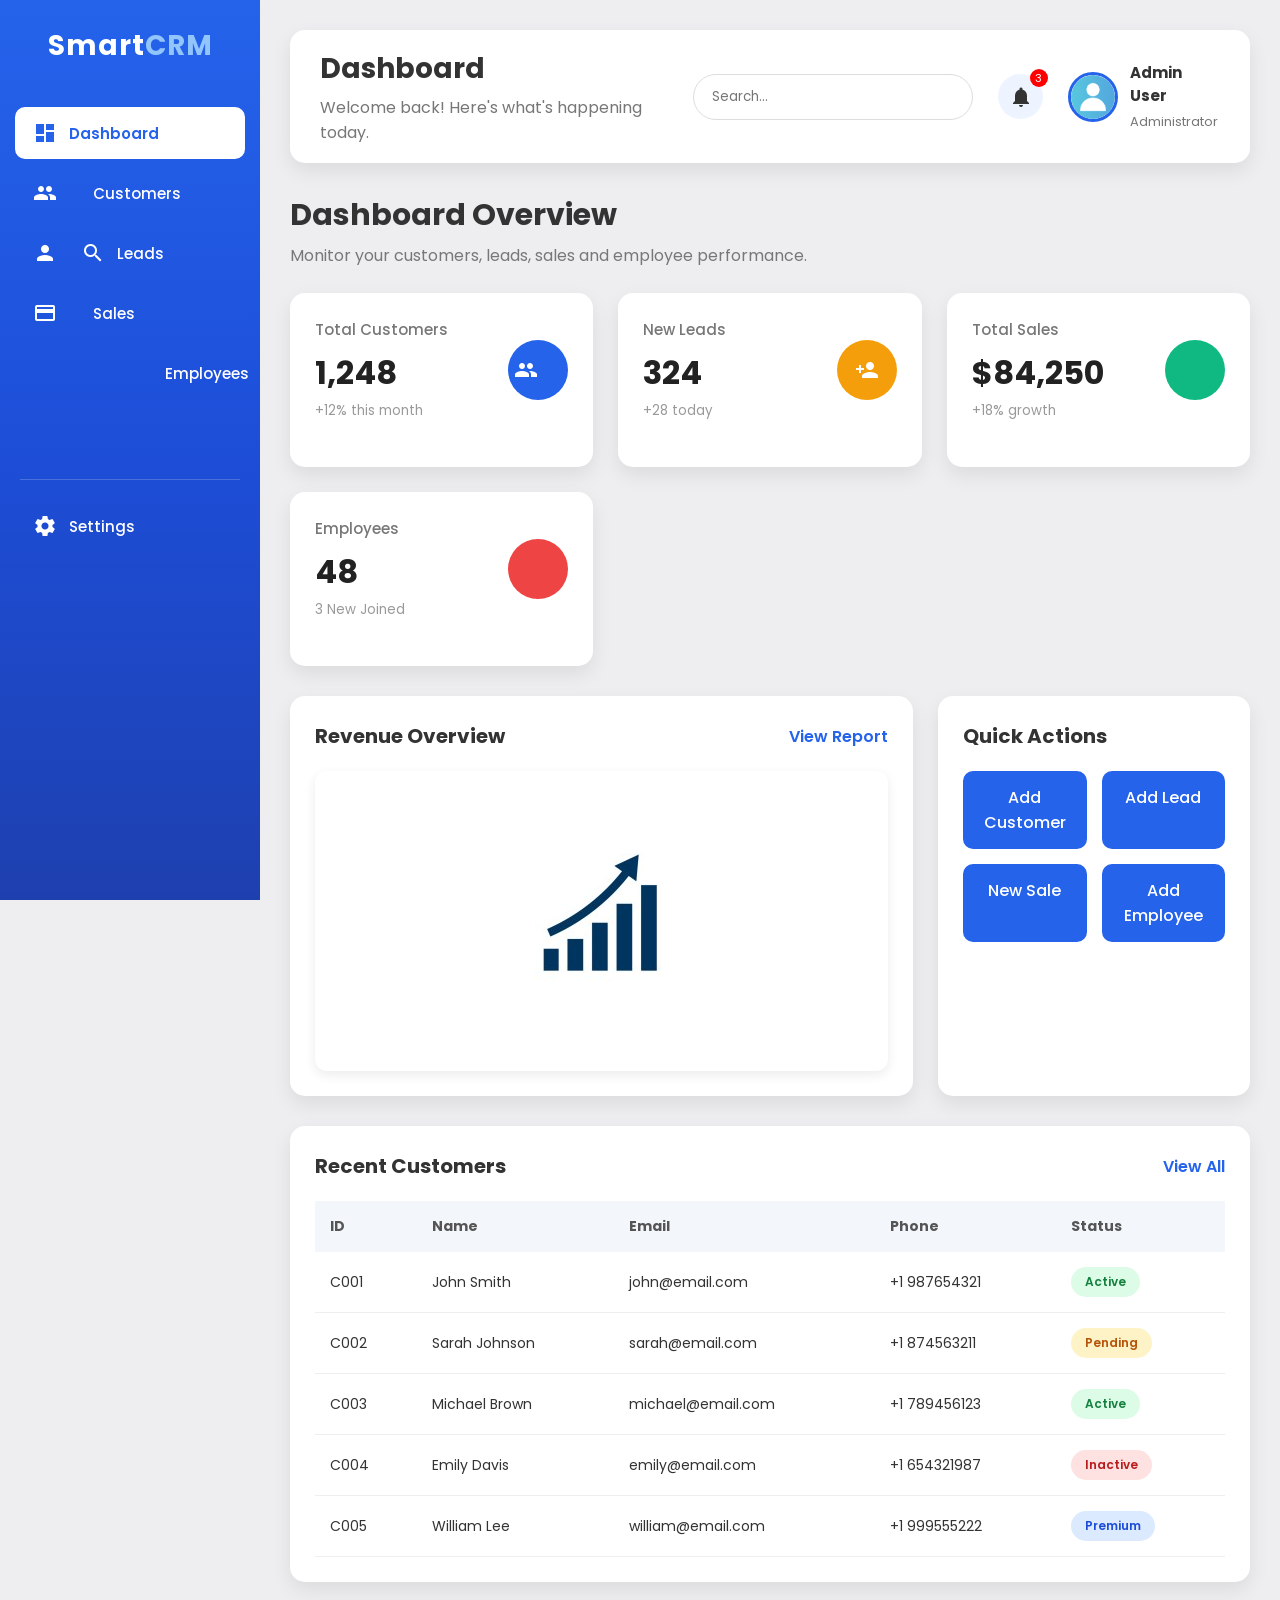
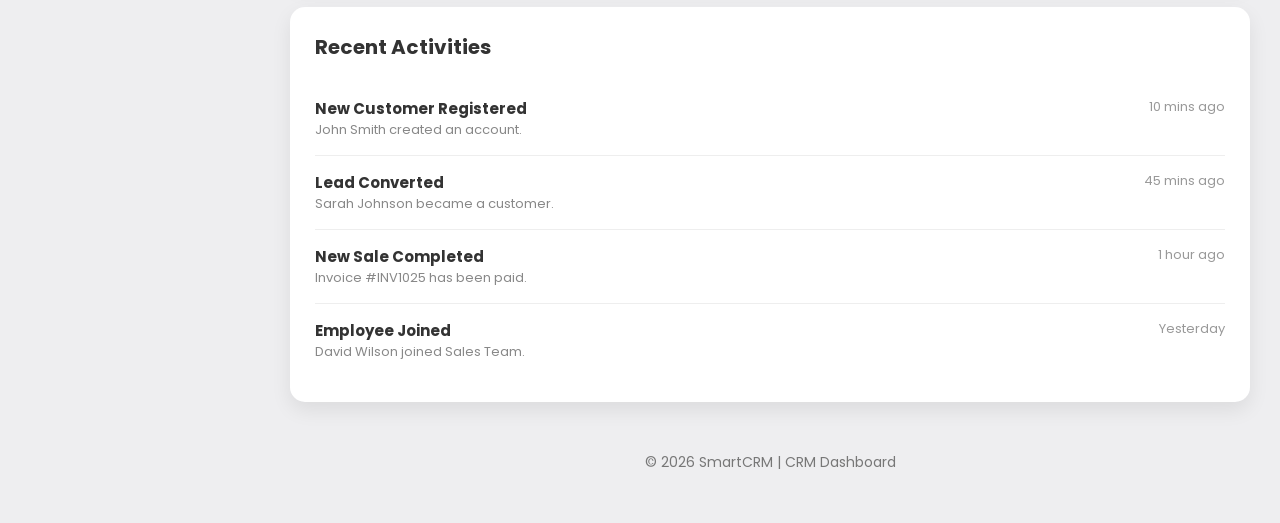
<file: index.html>
<!DOCTYPE html>
<html lang="en">
<head>
    <meta charset="UTF-8">
    <meta name="viewport" content="width=device-width, initial-scale=1.0">
    <title>CRM Dashboard</title>
    <link href="https://fonts.googleapis.com/icon?family=Material+Icons" rel="stylesheet">
    <link rel="stylesheet" href="style.css">
</head>

<body>

<div class="container">

    <!-- Side Menu -->

    <aside class="sidebar">

        <div class="logo">
            <h2>Smart<span>CRM</span></h2>
        </div>

        <ul>

            <li class="active">
                <a href="index.html">
                    <span class="material-icons">dashboard</span>
                    Dashboard
                </a>
            </li>

            <li>
                <a href="customer.html">
                    <span class="material-icons">groups</span>
                    Customers
                </a>
            </li>

            <li>
                <a href="leads.html">
                    <span class="material-icons">person_search</span>
                    Leads
                </a>
            </li>

            <li>
                <a href="sales.html">
                    <span class="material-icons">payments</span>
                    Sales
                </a>
            </li>

            <li>
                <a href="employees.html">
                    <span class="material-icons">badge</span>
                    Employees
                </a>
            </li>

            <li>
                <a href="reports.html">
                    <span class="material-icons">bar_chart</span>
                    Reports
                </a>
            </li>

            <hr>

            <li>
                <a href="settings.html">
                    <span class="material-icons">settings</span>
                    Settings
                </a>
            </li>

        </ul>

    </aside>

    <main class="content">

        <div class="topbar">

            <div>

                <h1>Dashboard</h1>

                <p>Welcome back! Here's what's happening today.</p>

            </div>

            <div class="header-right">

                <div class="search-box">
                    <input type="text" placeholder="Search...">
                </div>

                <div class="notification">
                    <span class="material-icons">notifications</span>
                </div>

                <div class="profile">

                    <img src="profile.png" alt="Profile">

                    <div>

                        <h4>Admin User</h4>

                        <p>Administrator</p>

                    </div>

                </div>

            </div>

        </div>


        <div class="page-title">

            <h2>Dashboard Overview</h2>

            <p>Monitor your customers, leads, sales and employee performance.</p>

        </div>

        <div class="card-container">

            <div class="card">

                <div class="card-header">

                    <div>

                        <h3>Total Customers</h3>

                        <h2>1,248</h2>

                        <small>+12% this month</small>

                    </div>

                    <div class="card-icon blue">
                        <span class="material-icons">groups</span>
                    </div>

                </div>

            </div>

            <div class="card">

                <div class="card-header">

                    <div>

                        <h3>New Leads</h3>

                        <h2>324</h2>

                        <small>+28 today</small>

                    </div>

                    <div class="card-icon orange">
                        <span class="material-icons">person_add</span>
                    </div>

                </div>

            </div>

            <div class="card">

                <div class="card-header">

                    <div>

                        <h3>Total Sales</h3>

                        <h2>$84,250</h2>

                        <small>+18% growth</small>

                    </div>

                    <div class="card-icon green">
                        <span class="material-icons">paid</span>
                    </div>

                </div>

            </div>

            <div class="card">

                <div class="card-header">

                    <div>

                        <h3>Employees</h3>

                        <h2>48</h2>

                        <small>3 New Joined</small>

                    </div>

                    <div class="card-icon red">
                        <span class="material-icons">badge</span>
                    </div>

                </div>

            </div>

        </div>


<div class="grid-layout">


    <div class="panel">

        <div class="panel-header">

            <h3>Revenue Overview</h3>

            <a href="#">View Report</a>

        </div>

        <div class="chart-box">
              
              <img src="revenue-chart.jpeg"
         alt="Revenue Chart"
         class="chart-image">

            

        </div>

    </div>


    <div class="panel">

        <div class="panel-header">

            <h3>Quick Actions</h3>

        </div>

        <div class="action-buttons">

            <a href="customer.html" class="action-btn">
                Add Customer
            </a>

            <a href="leads.html" class="action-btn">
                Add Lead
            </a>

            <a href="sales.html" class="action-btn">
                New Sale
            </a>

            <a href="employees.html" class="action-btn">
                Add Employee
            </a>

        </div>

    </div>

</div>

<div class="table-container">

    <div class="panel-header">

        <h3>Recent Customers</h3>

        <a href="customer.html">View All</a>

    </div>

    <table>

        <thead>

            <tr>

                <th>ID</th>
                <th>Name</th>
                <th>Email</th>
                <th>Phone</th>
                <th>Status</th>

            </tr>

        </thead>

        <tbody>

            <tr>

                <td>C001</td>

                <td>John Smith</td>

                <td>john@email.com</td>

                <td>+1 987654321</td>

                <td>

                    <span class="status active-status">
                        Active
                    </span>

                </td>

            </tr>

            <tr>

                <td>C002</td>

                <td>Sarah Johnson</td>

                <td>sarah@email.com</td>

                <td>+1 874563211</td>

                <td>

                    <span class="status pending-status">
                        Pending
                    </span>

                </td>

            </tr>

            <tr>

                <td>C003</td>

                <td>Michael Brown</td>

                <td>michael@email.com</td>

                <td>+1 789456123</td>

                <td>

                    <span class="status active-status">
                        Active
                    </span>

                </td>

            </tr>

            <tr>

                <td>C004</td>

                <td>Emily Davis</td>

                <td>emily@email.com</td>

                <td>+1 654321987</td>

                <td>

                    <span class="status inactive-status">
                        Inactive
                    </span>

                </td>

            </tr>

            <tr>

                <td>C005</td>

                <td>William Lee</td>

                <td>william@email.com</td>

                <td>+1 999555222</td>

                <td>

                    <span class="status converted-status">
                        Premium
                    </span>

                </td>

            </tr>

        </tbody>

    </table>

</div>

<br>


<div class="panel">

    <div class="panel-header">

        <h3>Recent Activities</h3>

    </div>

    <ul class="activity-list">

        <li>

            <div class="activity-text">

                <h4>New Customer Registered</h4>

                <p>John Smith created an account.</p>

            </div>

            <div class="activity-time">

                10 mins ago

            </div>

        </li>

        <li>

            <div class="activity-text">

                <h4>Lead Converted</h4>

                <p>Sarah Johnson became a customer.</p>

            </div>

            <div class="activity-time">

                45 mins ago

            </div>

        </li>

        <li>

            <div class="activity-text">

                <h4>New Sale Completed</h4>

                <p>Invoice #INV1025 has been paid.</p>

            </div>

            <div class="activity-time">

                1 hour ago

            </div>

        </li>

        <li>

            <div class="activity-text">

                <h4>Employee Joined</h4>

                <p>David Wilson joined Sales Team.</p>

            </div>

            <div class="activity-time">

                Yesterday

            </div>

        </li>

    </ul>

</div>



<div class="footer">

    © 2026 SmartCRM | CRM Dashboard 

</div>

    </main>

</div>

</body>
</html>
</file>
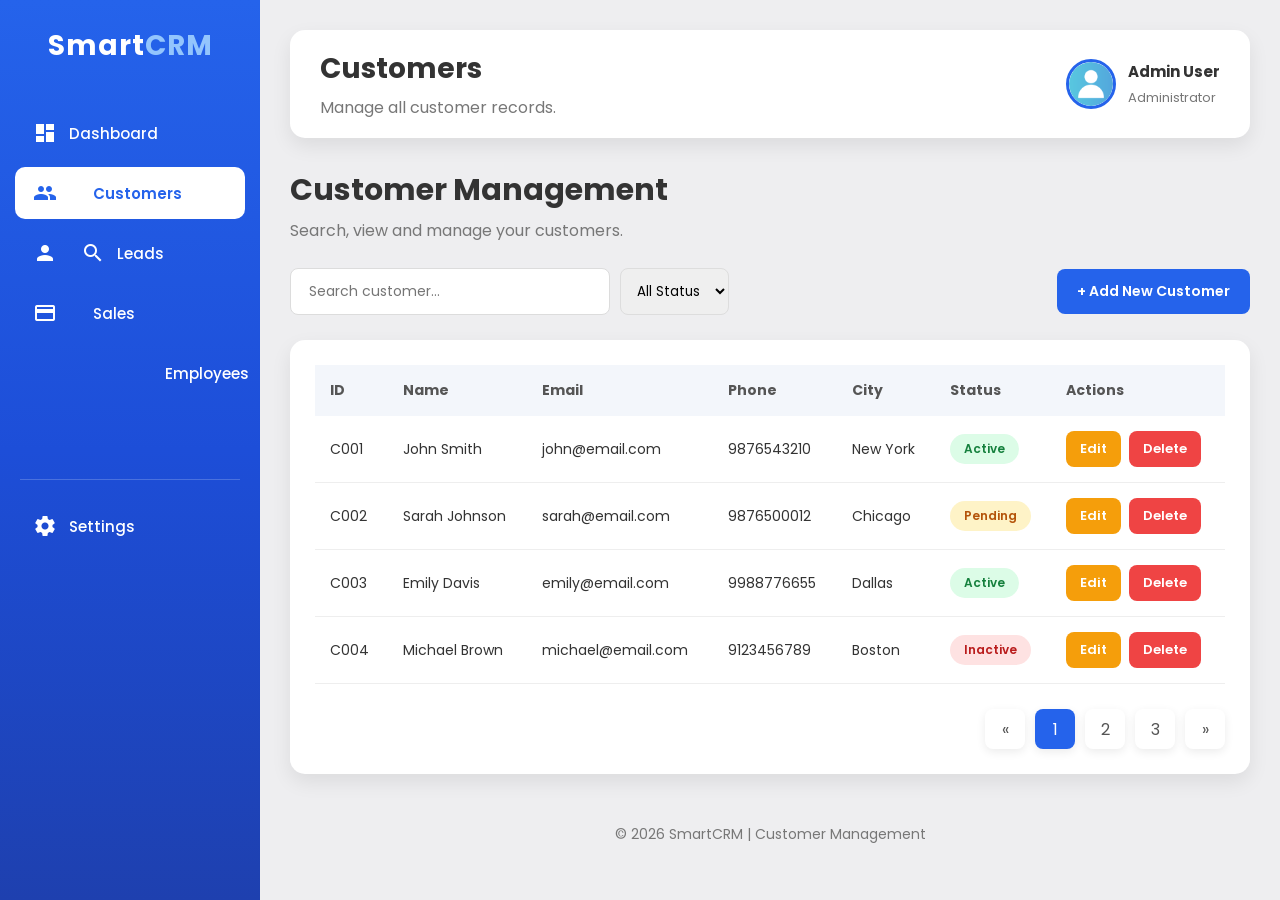
<file: customer.html>
<!DOCTYPE html>
<html lang="en">
<head>
    <meta charset="UTF-8">
    <meta name="viewport" content="width=device-width, initial-scale=1.0">
    <title>Customers | SmartCRM</title>

    <link href="https://fonts.googleapis.com/icon?family=Material+Icons" rel="stylesheet">
    <link rel="stylesheet" href="style.css">
</head>

<body>

<div class="container">

    <!-- Sidebar -->
    <aside class="sidebar">

        <div class="logo">
            <h2>Smart<span>CRM</span></h2>
        </div>

        <ul>

            <li>
                <a href="index.html">
                    <span class="material-icons">dashboard</span>
                    Dashboard
                </a>
            </li>

            <li class="active">
                <a href="customers.html">
                    <span class="material-icons">groups</span>
                    Customers
                </a>
            </li>

            <li>
                <a href="leads.html">
                    <span class="material-icons">person_search</span>
                    Leads
                </a>
            </li>

            <li>
                <a href="sales.html">
                    <span class="material-icons">payments</span>
                    Sales
                </a>
            </li>

            <li>
                <a href="employees.html">
                    <span class="material-icons">badge</span>
                    Employees
                </a>
            </li>

            <li>
                <a href="reports.html">
                    <span class="material-icons">bar_chart</span>
                    Reports
                </a>
            </li>

            <hr>

            <li>
                <a href="settings.html">
                    <span class="material-icons">settings</span>
                    Settings
                </a>
            </li>

        </ul>

    </aside>

    <!-- Content -->
    <main class="content">

        <div class="topbar">

            <div>
                <h1>Customers</h1>
                <p>Manage all customer records.</p>
            </div>

            <div class="profile">

                <img src="profile.png" alt="Profile">

                <div>
                    <h4>Admin User</h4>
                    <p>Administrator</p>
                </div>

            </div>

        </div>

        <div class="page-title">

            <h2>Customer Management</h2>
            <p>Search, view and manage your customers.</p>

        </div>

        <!-- Search Toolbar -->

        <div class="toolbar">

            <div class="search-bar">

                <input type="text" placeholder="Search customer...">

                <select>

                    <option>All Status</option>
                    <option>Active</option>
                    <option>Inactive</option>

                </select>

            </div>

            <a href="#" class="btn btn-primary">

                + Add New Customer

            </a>

        </div>

        <!-- Customer Table -->

        <div class="table-container">

            <table>

                <thead>

                    <tr>

                        <th>ID</th>
                        <th>Name</th>
                        <th>Email</th>
                        <th>Phone</th>
                        <th>City</th>
                        <th>Status</th>
                        <th>Actions</th>

                    </tr>

                </thead>

                <tbody>

                    <tr>

                        <td>C001</td>
                        <td>John Smith</td>
                        <td>john@email.com</td>
                        <td>9876543210</td>
                        <td>New York</td>

                        <td>
                            <span class="status active-status">
                                Active
                            </span>
                        </td>

                        <td>

                            <div class="action-group">

                                <a href="#" class="btn btn-warning">Edit</a>

                                <a href="#" class="btn btn-danger">Delete</a>

                            </div>

                        </td>

                    </tr>

                    <tr>

                        <td>C002</td>
                        <td>Sarah Johnson</td>
                        <td>sarah@email.com</td>
                        <td>9876500012</td>
                        <td>Chicago</td>

                        <td>
                            <span class="status pending-status">
                                Pending
                            </span>
                        </td>

                        <td>

                            <div class="action-group">

                                <a href="#" class="btn btn-warning">Edit</a>

                                <a href="#" class="btn btn-danger">Delete</a>

                            </div>

                        </td>

                    </tr>

                    <tr>

                        <td>C003</td>
                        <td>Emily Davis</td>
                        <td>emily@email.com</td>
                        <td>9988776655</td>
                        <td>Dallas</td>

                        <td>
                            <span class="status active-status">
                                Active
                            </span>
                        </td>

                        <td>

                            <div class="action-group">

                                <a href="#" class="btn btn-warning">Edit</a>

                                <a href="#" class="btn btn-danger">Delete</a>

                            </div>

                        </td>

                    </tr>

                    <tr>

                        <td>C004</td>
                        <td>Michael Brown</td>
                        <td>michael@email.com</td>
                        <td>9123456789</td>
                        <td>Boston</td>

                        <td>
                            <span class="status inactive-status">
                                Inactive
                            </span>
                        </td>

                        <td>

                            <div class="action-group">

                                <a href="#" class="btn btn-warning">Edit</a>

                                <a href="#" class="btn btn-danger">Delete</a>

                            </div>

                        </td>

                    </tr>

                </tbody>

            </table>

            <div class="pagination">

                <a href="#">«</a>

                <a href="#" class="active">1</a>

                <a href="#">2</a>

                <a href="#">3</a>

                <a href="#">»</a>

            </div>

        </div>

        <div class="footer">

            © 2026 SmartCRM | Customer Management

        </div>

    </main>

</div>

</body>
</html>
</file>
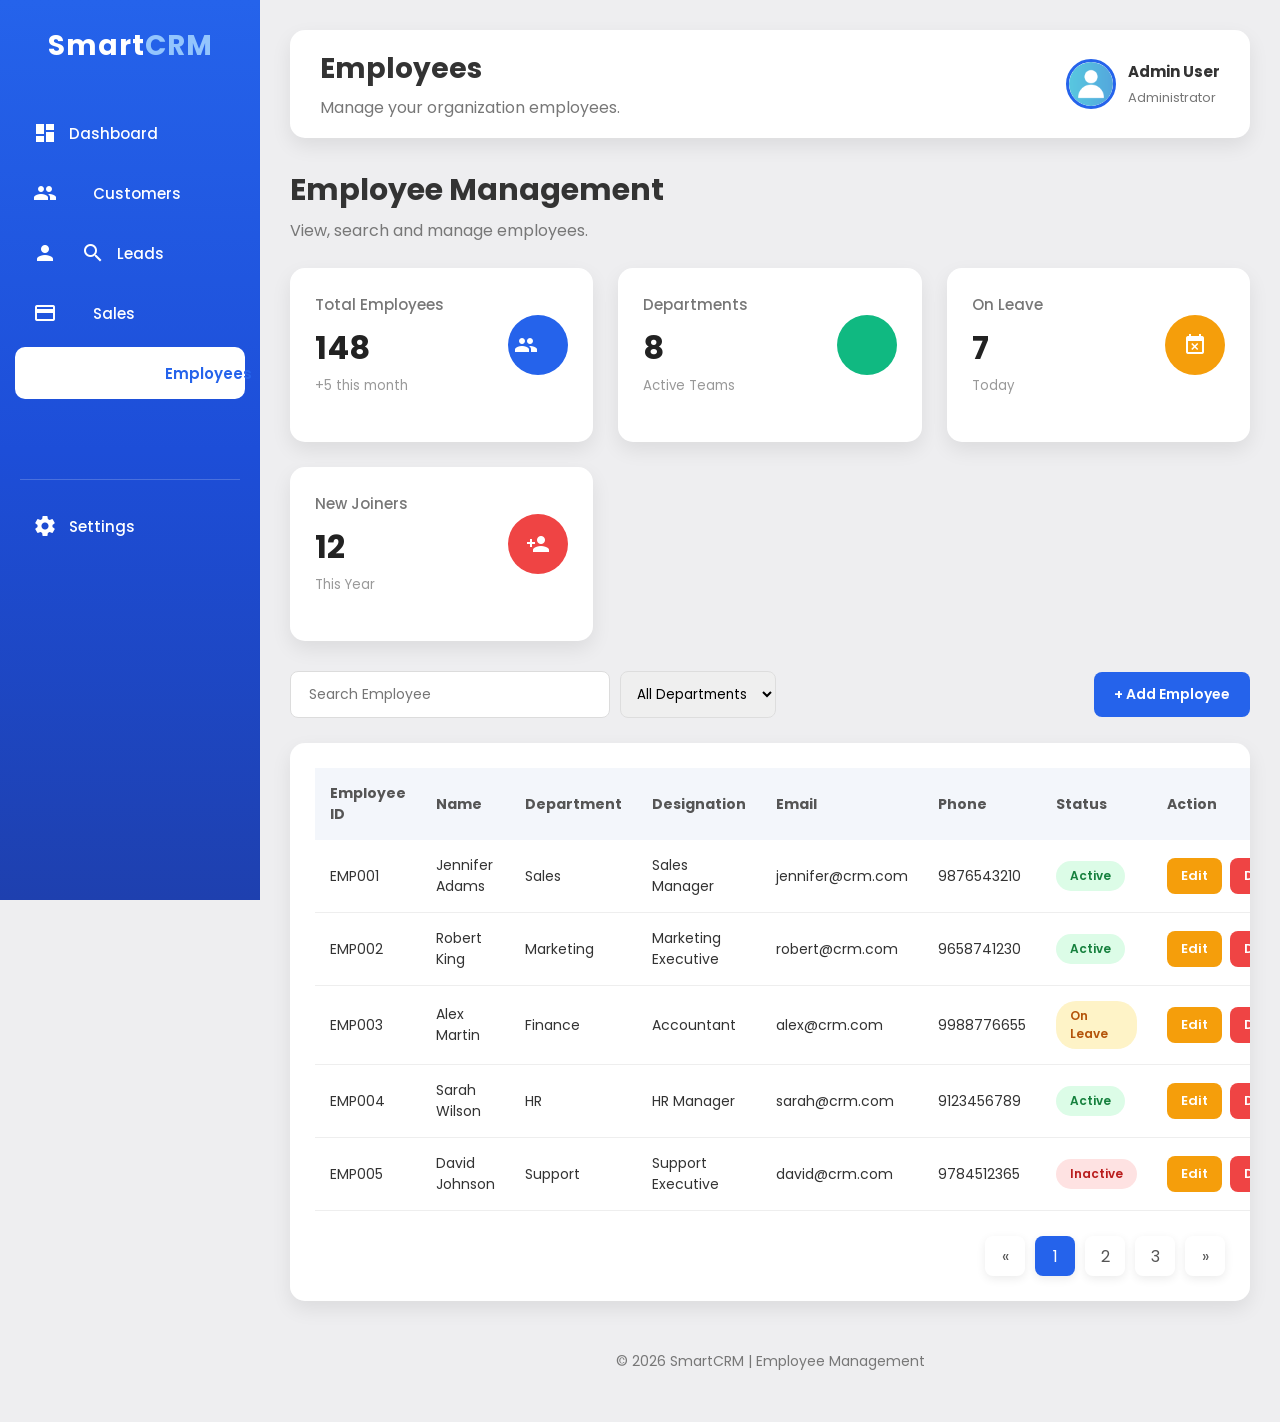
<file: employees.html>
<!DOCTYPE html>
<html lang="en">

<head>

    <meta charset="UTF-8">
    <meta name="viewport" content="width=device-width, initial-scale=1.0">

    <title>Employees | SmartCRM</title>

    <link href="https://fonts.googleapis.com/icon?family=Material+Icons" rel="stylesheet">
    <link rel="stylesheet" href="style.css">

</head>

<body>

<div class="container">

   

    <aside class="sidebar">

        <div class="logo">
            <h2>Smart<span>CRM</span></h2>
        </div>

        <ul>

            <li>
                <a href="index.html">
                    <span class="material-icons">dashboard</span>
                    Dashboard
                </a>
            </li>

            <li>
                <a href="customers.html">
                    <span class="material-icons">groups</span>
                    Customers
                </a>
            </li>

            <li>
                <a href="leads.html">
                    <span class="material-icons">person_search</span>
                    Leads
                </a>
            </li>

            <li>
                <a href="sales.html">
                    <span class="material-icons">payments</span>
                    Sales
                </a>
            </li>

            <li class="active">
                <a href="employees.html">
                    <span class="material-icons">badge</span>
                    Employees
                </a>
            </li>

            <li>
                <a href="reports.html">
                    <span class="material-icons">bar_chart</span>
                    Reports
                </a>
            </li>

            <hr>

            <li>
                <a href="settings.html">
                    <span class="material-icons">settings</span>
                    Settings
                </a>
            </li>

        </ul>

    </aside>


    <main class="content">

        <div class="topbar">

            <div>

                <h1>Employees</h1>

                <p>Manage your organization employees.</p>

            </div>

            <div class="profile">

                <img src="profile.png" alt="Profile">

                <div>

                    <h4>Admin User</h4>

                    <p>Administrator</p>

                </div>

            </div>

        </div>

        <div class="page-title">

            <h2>Employee Management</h2>

            <p>View, search and manage employees.</p>

        </div>

      

        <div class="card-container">

            <div class="card">

                <div class="card-header">

                    <div>

                        <h3>Total Employees</h3>

                        <h2>148</h2>

                        <small>+5 this month</small>

                    </div>

                    <div class="card-icon blue">

                        <span class="material-icons">groups</span>

                    </div>

                </div>

            </div>

            <div class="card">

                <div class="card-header">

                    <div>

                        <h3>Departments</h3>

                        <h2>8</h2>

                        <small>Active Teams</small>

                    </div>

                    <div class="card-icon green">

                        <span class="material-icons">apartment</span>

                    </div>

                </div>

            </div>

            <div class="card">

                <div class="card-header">

                    <div>

                        <h3>On Leave</h3>

                        <h2>7</h2>

                        <small>Today</small>

                    </div>

                    <div class="card-icon orange">

                        <span class="material-icons">event_busy</span>

                    </div>

                </div>

            </div>

            <div class="card">

                <div class="card-header">

                    <div>

                        <h3>New Joiners</h3>

                        <h2>12</h2>

                        <small>This Year</small>

                    </div>

                    <div class="card-icon red">

                        <span class="material-icons">person_add</span>

                    </div>

                </div>

            </div>

        </div>

        <!-- =========================
            TOOLBAR
        ========================== -->

        <div class="toolbar">

            <div class="search-bar">

                <input type="text" placeholder="Search Employee">

                <select>

                    <option>All Departments</option>
                    <option>Sales</option>
                    <option>Marketing</option>
                    <option>HR</option>
                    <option>Finance</option>
                    <option>Support</option>

                </select>

            </div>

            <a href="#" class="btn btn-primary">

                + Add Employee

            </a>

        </div>

        <!-- =========================
            EMPLOYEE TABLE
        ========================== -->

        <div class="table-container">

            <table>

                <thead>

                    <tr>

                        <th>Employee ID</th>
                        <th>Name</th>
                        <th>Department</th>
                        <th>Designation</th>
                        <th>Email</th>
                        <th>Phone</th>
                        <th>Status</th>
                        <th>Action</th>

                    </tr>

                </thead>

                <tbody>

                    <tr>

                        <td>EMP001</td>
                        <td>Jennifer Adams</td>
                        <td>Sales</td>
                        <td>Sales Manager</td>
                        <td>jennifer@crm.com</td>
                        <td>9876543210</td>

                        <td>
                            <span class="status active-status">Active</span>
                        </td>

                        <td>

                            <div class="action-group">

                                <a href="#" class="btn btn-warning">Edit</a>
                                <a href="#" class="btn btn-danger">Delete</a>

                            </div>

                        </td>

                    </tr>

                    <tr>

                        <td>EMP002</td>
                        <td>Robert King</td>
                        <td>Marketing</td>
                        <td>Marketing Executive</td>
                        <td>robert@crm.com</td>
                        <td>9658741230</td>

                        <td>
                            <span class="status active-status">Active</span>
                        </td>

                        <td>

                            <div class="action-group">

                                <a href="#" class="btn btn-warning">Edit</a>
                                <a href="#" class="btn btn-danger">Delete</a>

                            </div>

                        </td>

                    </tr>

                    <tr>

                        <td>EMP003</td>
                        <td>Alex Martin</td>
                        <td>Finance</td>
                        <td>Accountant</td>
                        <td>alex@crm.com</td>
                        <td>9988776655</td>

                        <td>
                            <span class="status pending-status">On Leave</span>
                        </td>

                        <td>

                            <div class="action-group">

                                <a href="#" class="btn btn-warning">Edit</a>
                                <a href="#" class="btn btn-danger">Delete</a>

                            </div>

                        </td>

                    </tr>

                    <tr>

                        <td>EMP004</td>
                        <td>Sarah Wilson</td>
                        <td>HR</td>
                        <td>HR Manager</td>
                        <td>sarah@crm.com</td>
                        <td>9123456789</td>

                        <td>
                            <span class="status active-status">Active</span>
                        </td>

                        <td>

                            <div class="action-group">

                                <a href="#" class="btn btn-warning">Edit</a>
                                <a href="#" class="btn btn-danger">Delete</a>

                            </div>

                        </td>

                    </tr>

                    <tr>

                        <td>EMP005</td>
                        <td>David Johnson</td>
                        <td>Support</td>
                        <td>Support Executive</td>
                        <td>david@crm.com</td>
                        <td>9784512365</td>

                        <td>
                            <span class="status inactive-status">Inactive</span>
                        </td>

                        <td>

                            <div class="action-group">

                                <a href="#" class="btn btn-warning">Edit</a>
                                <a href="#" class="btn btn-danger">Delete</a>

                            </div>

                        </td>

                    </tr>

                </tbody>

            </table>

            <div class="pagination">

                <a href="#">«</a>
                <a href="#" class="active">1</a>
                <a href="#">2</a>
                <a href="#">3</a>
                <a href="#">»</a>

            </div>

        </div>

        <div class="footer">

            © 2026 SmartCRM | Employee Management

        </div>

    </main>

</div>

</body>

</html>
</file>
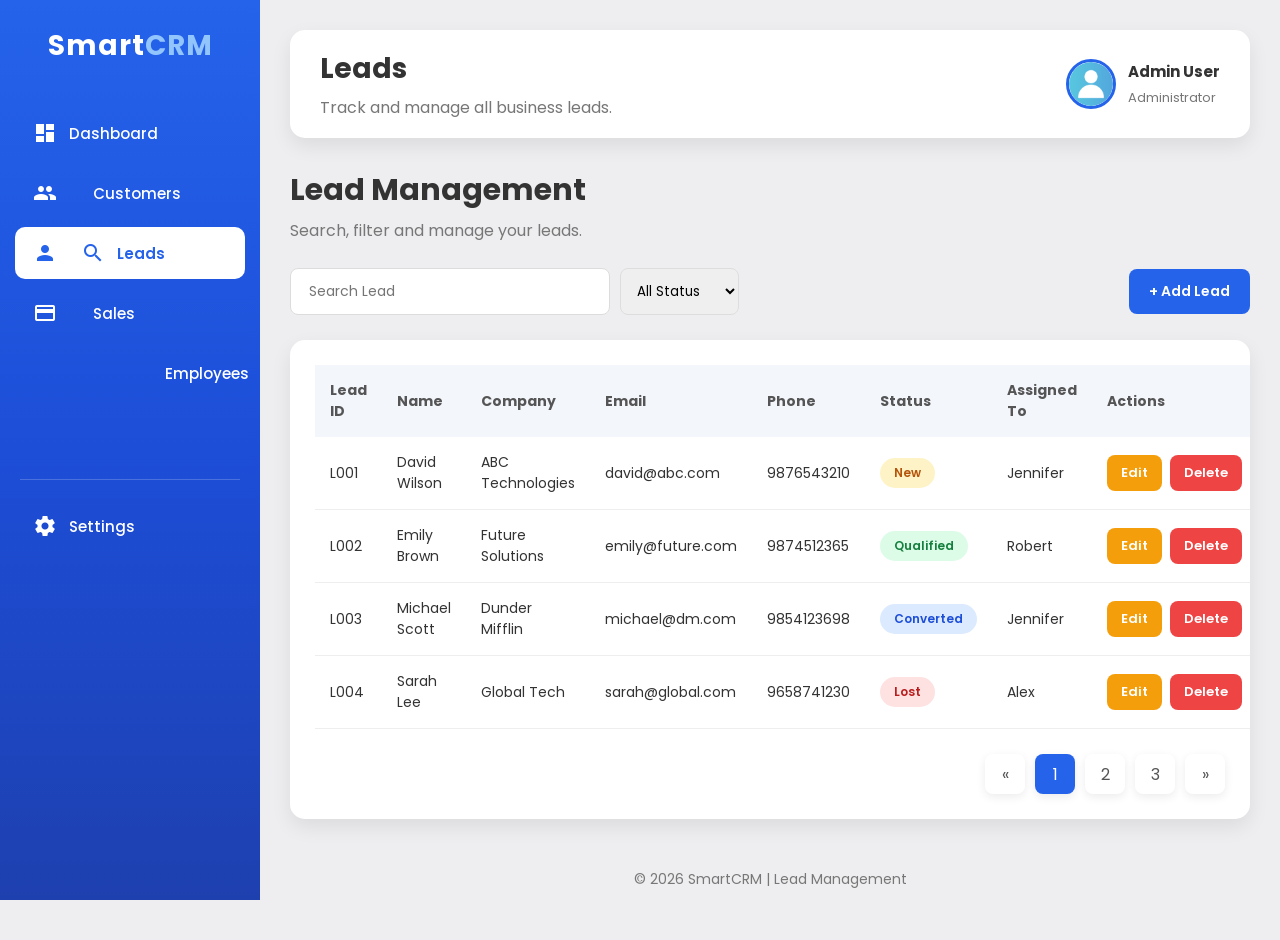
<file: leads.html>
<!DOCTYPE html>
<html lang="en">
<head>
    <meta charset="UTF-8">
    <meta name="viewport" content="width=device-width, initial-scale=1.0">
    <title>Leads | SmartCRM</title>

    <link href="https://fonts.googleapis.com/icon?family=Material+Icons" rel="stylesheet">
    <link rel="stylesheet" href="style.css">
</head>

<body>

<div class="container">

    <!-- Sidebar -->

    <aside class="sidebar">

        <div class="logo">
            <h2>Smart<span>CRM</span></h2>
        </div>

        <ul>

            <li>
                <a href="index.html">
                    <span class="material-icons">dashboard</span>
                    Dashboard
                </a>
            </li>

            <li>
                <a href="customers.html">
                    <span class="material-icons">groups</span>
                    Customers
                </a>
            </li>

            <li class="active">
                <a href="leads.html">
                    <span class="material-icons">person_search</span>
                    Leads
                </a>
            </li>

            <li>
                <a href="sales.html">
                    <span class="material-icons">payments</span>
                    Sales
                </a>
            </li>

            <li>
                <a href="employees.html">
                    <span class="material-icons">badge</span>
                    Employees
                </a>
            </li>

            <li>
                <a href="reports.html">
                    <span class="material-icons">bar_chart</span>
                    Reports
                </a>
            </li>

            <hr>

            <li>
                <a href="settings.html">
                    <span class="material-icons">settings</span>
                    Settings
                </a>
            </li>

        </ul>

    </aside>

    <!-- Main Content -->

    <main class="content">

        <div class="topbar">

            <div>
                <h1>Leads</h1>
                <p>Track and manage all business leads.</p>
            </div>

            <div class="profile">

                <img src="profile.png" alt="Profile">

                <div>
                    <h4>Admin User</h4>
                    <p>Administrator</p>
                </div>

            </div>

        </div>

        <div class="page-title">

            <h2>Lead Management</h2>
            <p>Search, filter and manage your leads.</p>

        </div>

        <!-- Toolbar -->

        <div class="toolbar">

            <div class="search-bar">

                <input type="text" placeholder="Search Lead">

                <select>

                    <option>All Status</option>
                    <option>New</option>
                    <option>Qualified</option>
                    <option>Converted</option>
                    <option>Lost</option>

                </select>

            </div>

            <a href="#" class="btn btn-primary">
                + Add Lead
            </a>

        </div>

        <!-- Lead Table -->

        <div class="table-container">

            <table>

                <thead>

                    <tr>

                        <th>Lead ID</th>
                        <th>Name</th>
                        <th>Company</th>
                        <th>Email</th>
                        <th>Phone</th>
                        <th>Status</th>
                        <th>Assigned To</th>
                        <th>Actions</th>

                    </tr>

                </thead>

                <tbody>

                    <tr>

                        <td>L001</td>
                        <td>David Wilson</td>
                        <td>ABC Technologies</td>
                        <td>david@abc.com</td>
                        <td>9876543210</td>

                        <td>
                            <span class="status pending-status">New</span>
                        </td>

                        <td>Jennifer</td>

                        <td>

                            <div class="action-group">

                                <a href="#" class="btn btn-warning">Edit</a>

                                <a href="#" class="btn btn-danger">Delete</a>

                            </div>

                        </td>

                    </tr>

                    <tr>

                        <td>L002</td>
                        <td>Emily Brown</td>
                        <td>Future Solutions</td>
                        <td>emily@future.com</td>
                        <td>9874512365</td>

                        <td>
                            <span class="status active-status">Qualified</span>
                        </td>

                        <td>Robert</td>

                        <td>

                            <div class="action-group">

                                <a href="#" class="btn btn-warning">Edit</a>

                                <a href="#" class="btn btn-danger">Delete</a>

                            </div>

                        </td>

                    </tr>

                    <tr>

                        <td>L003</td>
                        <td>Michael Scott</td>
                        <td>Dunder Mifflin</td>
                        <td>michael@dm.com</td>
                        <td>9854123698</td>

                        <td>
                            <span class="status converted-status">Converted</span>
                        </td>

                        <td>Jennifer</td>

                        <td>

                            <div class="action-group">

                                <a href="#" class="btn btn-warning">Edit</a>

                                <a href="#" class="btn btn-danger">Delete</a>

                            </div>

                        </td>

                    </tr>

                    <tr>

                        <td>L004</td>
                        <td>Sarah Lee</td>
                        <td>Global Tech</td>
                        <td>sarah@global.com</td>
                        <td>9658741230</td>

                        <td>
                            <span class="status inactive-status">Lost</span>
                        </td>

                        <td>Alex</td>

                        <td>

                            <div class="action-group">

                                <a href="#" class="btn btn-warning">Edit</a>

                                <a href="#" class="btn btn-danger">Delete</a>

                            </div>

                        </td>

                    </tr>

                </tbody>

            </table>

            <div class="pagination">

                <a href="#">«</a>
                <a href="#" class="active">1</a>
                <a href="#">2</a>
                <a href="#">3</a>
                <a href="#">»</a>

            </div>

        </div>

        <div class="footer">
            © 2026 SmartCRM | Lead Management
        </div>

    </main>

</div>

</body>
</html>
</file>
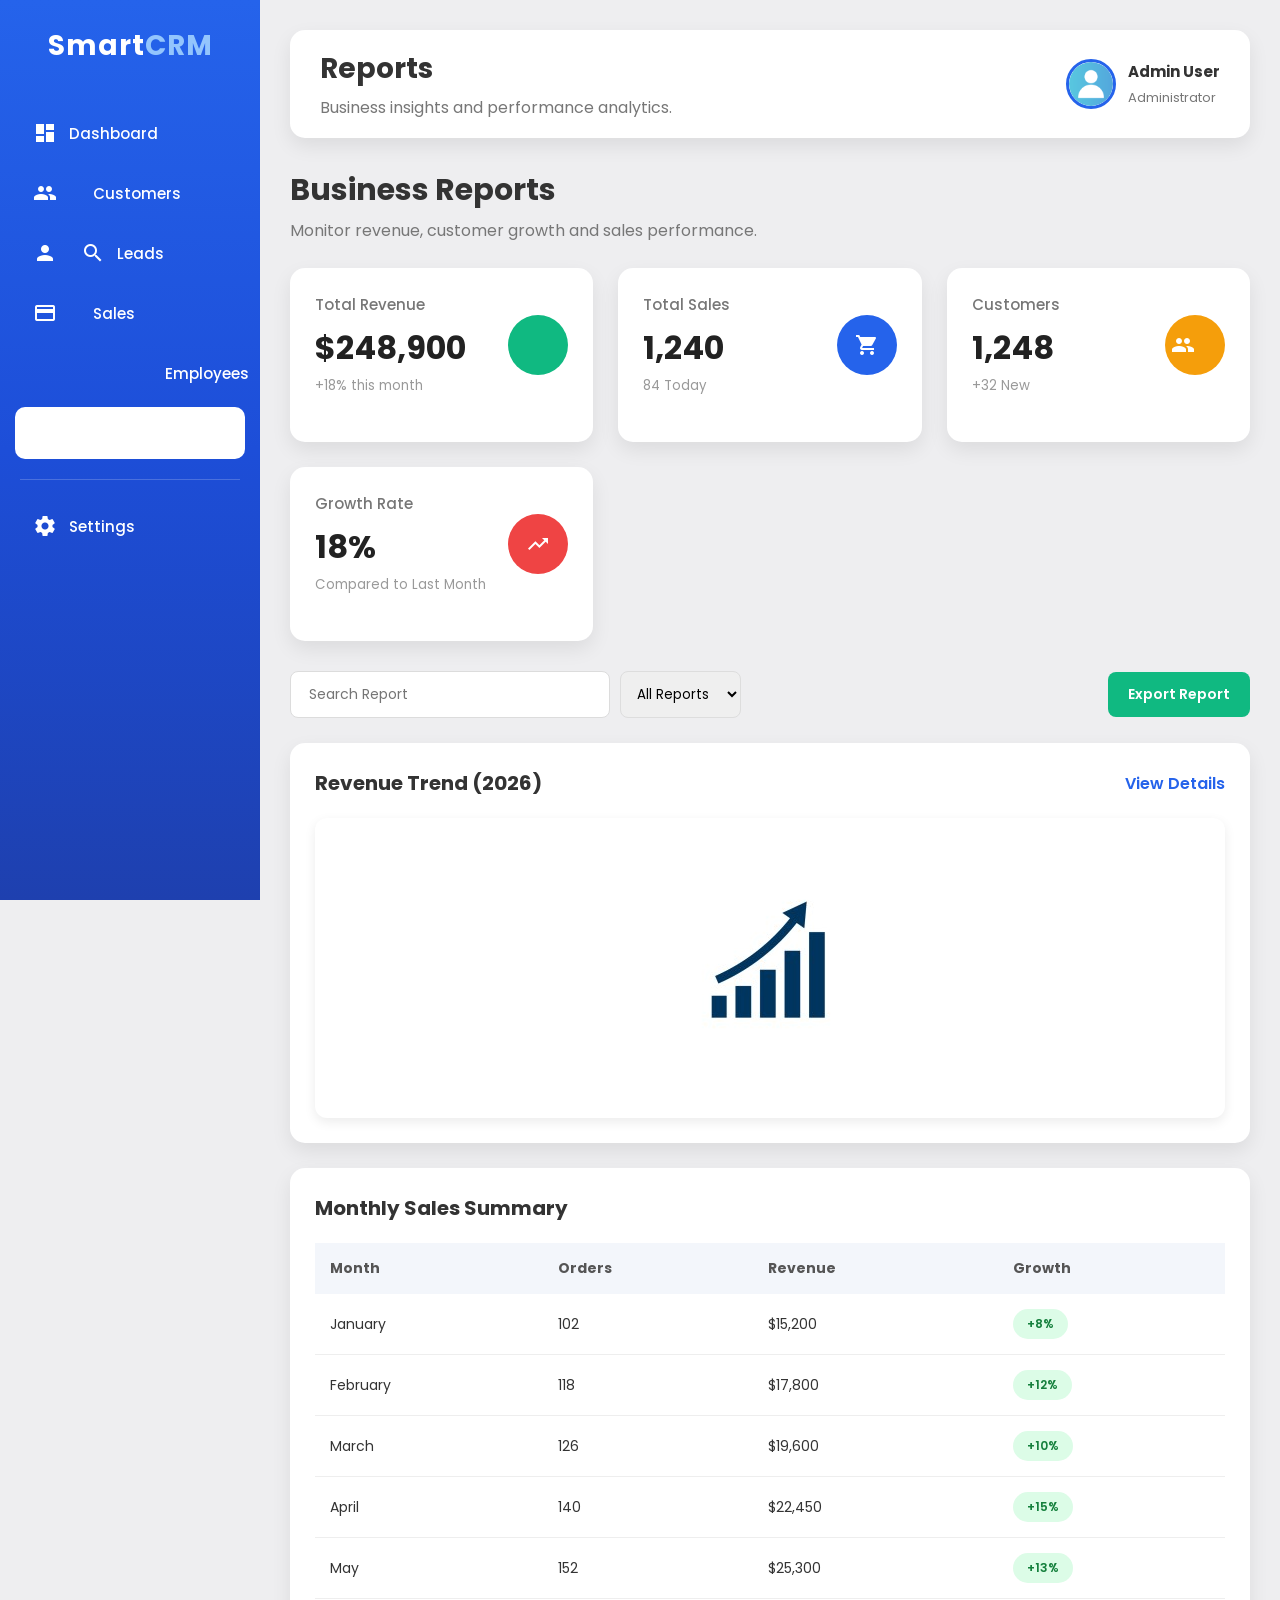
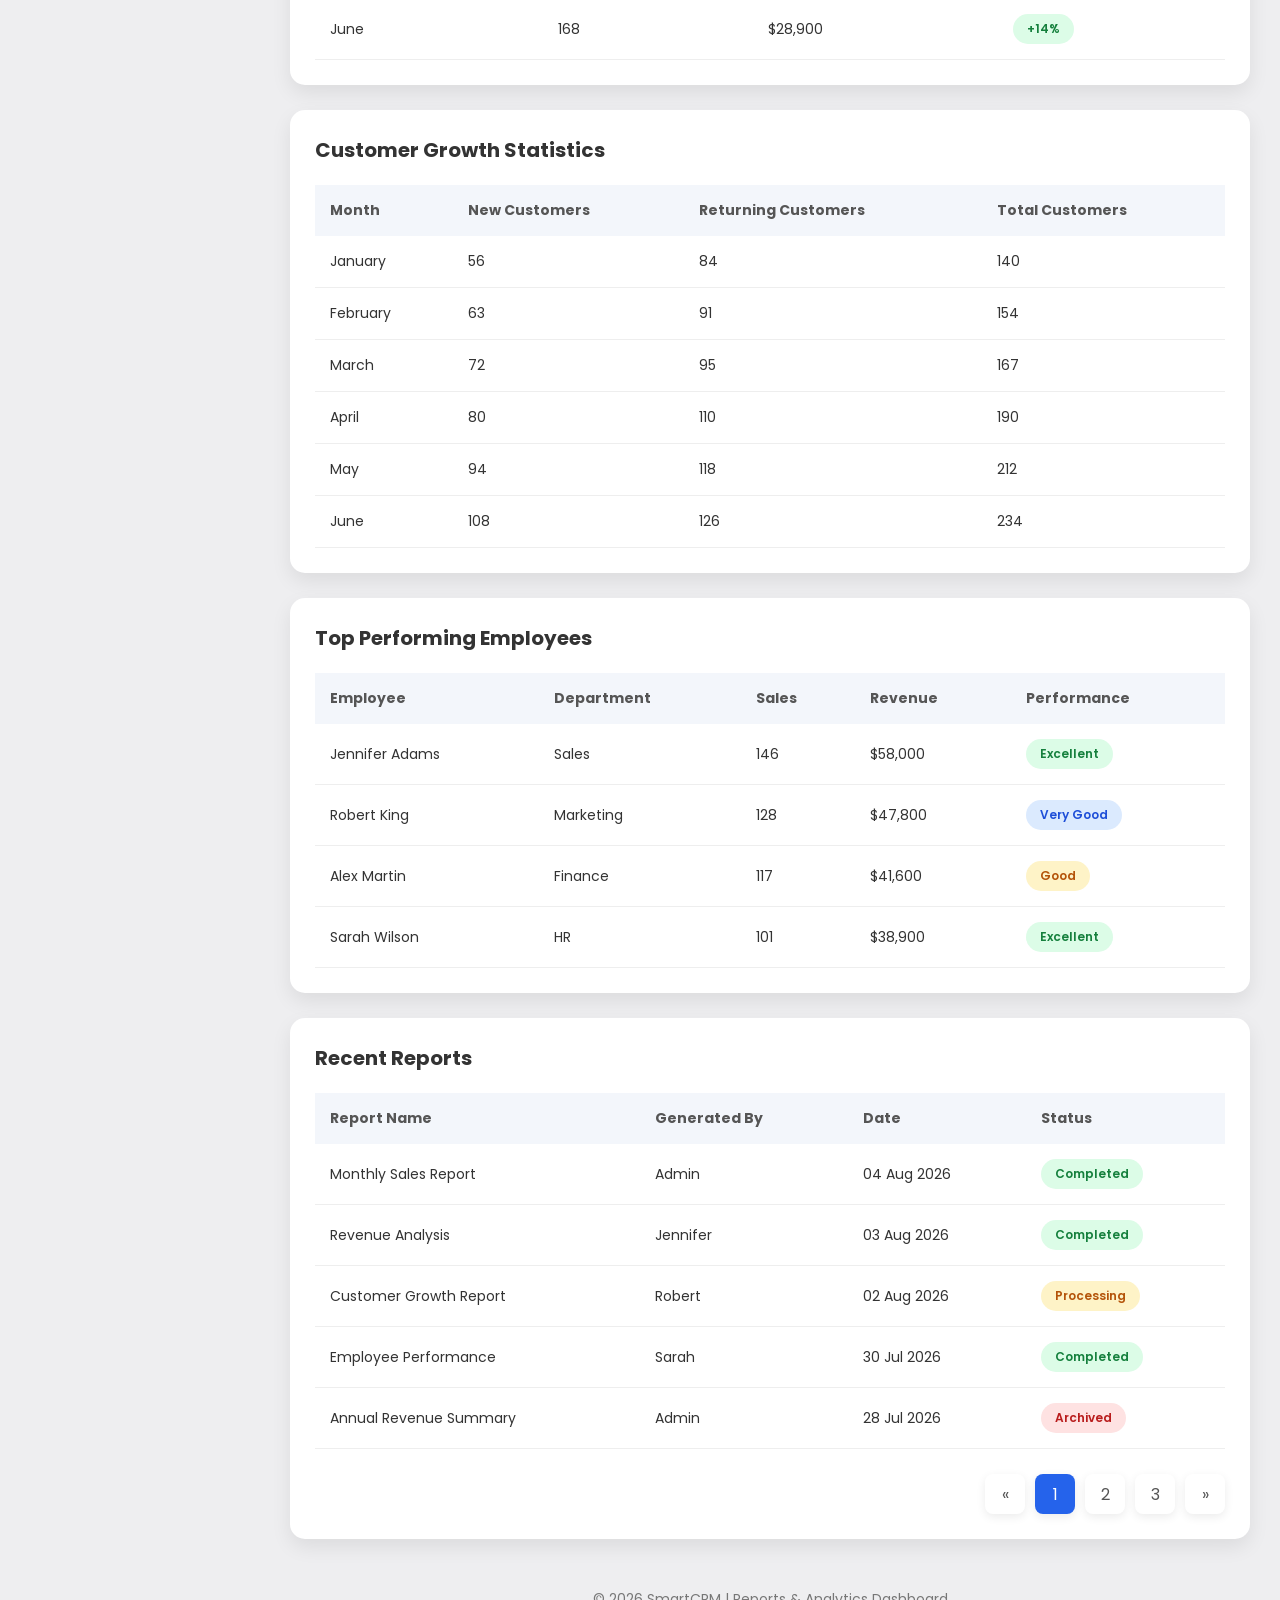
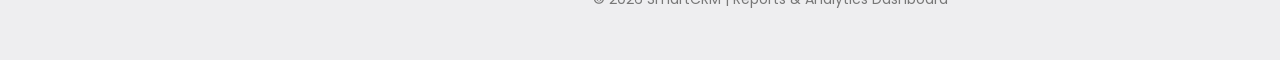
<file: reports.html>
<!DOCTYPE html>
<html lang="en">

<head>

    <meta charset="UTF-8">
    <meta name="viewport" content="width=device-width, initial-scale=1.0">

    <title>Reports | SmartCRM</title>

    <link href="https://fonts.googleapis.com/icon?family=Material+Icons" rel="stylesheet">
    <link rel="stylesheet" href="style.css">

</head>

<body>

<div class="container">

    <!-- =========================
            SIDEBAR
    ========================== -->

    <aside class="sidebar">

        <div class="logo">
            <h2>Smart<span>CRM</span></h2>
        </div>

        <ul>

            <li>
                <a href="index.html">
                    <span class="material-icons">dashboard</span>
                    Dashboard
                </a>
            </li>

            <li>
                <a href="customers.html">
                    <span class="material-icons">groups</span>
                    Customers
                </a>
            </li>

            <li>
                <a href="leads.html">
                    <span class="material-icons">person_search</span>
                    Leads
                </a>
            </li>

            <li>
                <a href="sales.html">
                    <span class="material-icons">payments</span>
                    Sales
                </a>
            </li>

            <li>
                <a href="employees.html">
                    <span class="material-icons">badge</span>
                    Employees
                </a>
            </li>

            <li class="active">
                <a href="reports.html">
                    <span class="material-icons">bar_chart</span>
                    Reports
                </a>
            </li>

            <hr>

            <li>
                <a href="settings.html">
                    <span class="material-icons">settings</span>
                    Settings
                </a>
            </li>

        </ul>

    </aside>

    <!-- =========================
            CONTENT
    ========================== -->

    <main class="content">

        <!-- Header -->

        <div class="topbar">

            <div>

                <h1>Reports</h1>

                <p>Business insights and performance analytics.</p>

            </div>

            <div class="profile">

                <img src="profile.png" alt="Profile">

                <div>

                    <h4>Admin User</h4>

                    <p>Administrator</p>

                </div>

            </div>

        </div>

        <!-- Page Title -->

        <div class="page-title">

            <h2>Business Reports</h2>

            <p>Monitor revenue, customer growth and sales performance.</p>

        </div>

        <!-- KPI Cards -->

        <div class="card-container">

            <div class="card">

                <div class="card-header">

                    <div>

                        <h3>Total Revenue</h3>

                        <h2>$248,900</h2>

                        <small>+18% this month</small>

                    </div>

                    <div class="card-icon green">

                        <span class="material-icons">paid</span>

                    </div>

                </div>

            </div>

            <div class="card">

                <div class="card-header">

                    <div>

                        <h3>Total Sales</h3>

                        <h2>1,240</h2>

                        <small>84 Today</small>

                    </div>

                    <div class="card-icon blue">

                        <span class="material-icons">shopping_cart</span>

                    </div>

                </div>

            </div>

            <div class="card">

                <div class="card-header">

                    <div>

                        <h3>Customers</h3>

                        <h2>1,248</h2>

                        <small>+32 New</small>

                    </div>

                    <div class="card-icon orange">

                        <span class="material-icons">groups</span>

                    </div>

                </div>

            </div>

            <div class="card">

                <div class="card-header">

                    <div>

                        <h3>Growth Rate</h3>

                        <h2>18%</h2>

                        <small>Compared to Last Month</small>

                    </div>

                    <div class="card-icon red">

                        <span class="material-icons">trending_up</span>

                    </div>

                </div>

            </div>

        </div>

        <!-- Toolbar -->

        <div class="toolbar">

            <div class="search-bar">

                <input type="text" placeholder="Search Report">

                <select>

                    <option>All Reports</option>
                    <option>Sales</option>
                    <option>Revenue</option>
                    <option>Customers</option>
                    <option>Employees</option>

                </select>

            </div>

            <a href="#" class="btn btn-success">

                Export Report

            </a>

        </div>

        <!-- Revenue Overview -->

        <div class="panel">

            <div class="panel-header">

                <h3>Revenue Trend (2026)</h3>

                <a href="#">View Details</a>

            </div>

            <div class="chart-box">
                <img src="revenue-chart.jpeg"
                alt="Revenue Chart"
                class="chart-image">

            </div>

        </div>

        <br>

        <!-- Monthly Sales Summary -->

        <div class="table-container">

            <div class="panel-header">

                <h3>Monthly Sales Summary</h3>

            </div>

            <table>

                <thead>

                    <tr>

                        <th>Month</th>
                        <th>Orders</th>
                        <th>Revenue</th>
                        <th>Growth</th>

                    </tr>

                </thead>

                <tbody>

                    <tr>
                        <td>January</td>
                        <td>102</td>
                        <td>$15,200</td>
                        <td><span class="status active-status">+8%</span></td>
                    </tr>

                    <tr>
                        <td>February</td>
                        <td>118</td>
                        <td>$17,800</td>
                        <td><span class="status active-status">+12%</span></td>
                    </tr>

                    <tr>
                        <td>March</td>
                        <td>126</td>
                        <td>$19,600</td>
                        <td><span class="status active-status">+10%</span></td>
                    </tr>

                    <tr>
                        <td>April</td>
                        <td>140</td>
                        <td>$22,450</td>
                        <td><span class="status active-status">+15%</span></td>
                    </tr>

                    <tr>
                        <td>May</td>
                        <td>152</td>
                        <td>$25,300</td>
                        <td><span class="status active-status">+13%</span></td>
                    </tr>

                    <tr>
                        <td>June</td>
                        <td>168</td>
                        <td>$28,900</td>
                        <td><span class="status active-status">+14%</span></td>
                    </tr>

                </tbody>

            </table>

        </div>

<!-- ==========================================
     CUSTOMER GROWTH STATISTICS
=========================================== -->

<br>

<div class="table-container">

    <div class="panel-header">

        <h3>Customer Growth Statistics</h3>

    </div>

    <table>

        <thead>

            <tr>

                <th>Month</th>
                <th>New Customers</th>
                <th>Returning Customers</th>
                <th>Total Customers</th>

            </tr>

        </thead>

        <tbody>

            <tr>
                <td>January</td>
                <td>56</td>
                <td>84</td>
                <td>140</td>
            </tr>

            <tr>
                <td>February</td>
                <td>63</td>
                <td>91</td>
                <td>154</td>
            </tr>

            <tr>
                <td>March</td>
                <td>72</td>
                <td>95</td>
                <td>167</td>
            </tr>

            <tr>
                <td>April</td>
                <td>80</td>
                <td>110</td>
                <td>190</td>
            </tr>

            <tr>
                <td>May</td>
                <td>94</td>
                <td>118</td>
                <td>212</td>
            </tr>

            <tr>
                <td>June</td>
                <td>108</td>
                <td>126</td>
                <td>234</td>
            </tr>

        </tbody>

    </table>

</div>

<br>

<!-- ==========================================
     TOP PERFORMING EMPLOYEES
=========================================== -->

<div class="table-container">

    <div class="panel-header">

        <h3>Top Performing Employees</h3>

    </div>

    <table>

        <thead>

            <tr>

                <th>Employee</th>
                <th>Department</th>
                <th>Sales</th>
                <th>Revenue</th>
                <th>Performance</th>

            </tr>

        </thead>

        <tbody>

            <tr>

                <td>Jennifer Adams</td>
                <td>Sales</td>
                <td>146</td>
                <td>$58,000</td>

                <td>

                    <span class="status active-status">

                        Excellent

                    </span>

                </td>

            </tr>

            <tr>

                <td>Robert King</td>
                <td>Marketing</td>
                <td>128</td>
                <td>$47,800</td>

                <td>

                    <span class="status converted-status">

                        Very Good

                    </span>

                </td>

            </tr>

            <tr>

                <td>Alex Martin</td>
                <td>Finance</td>
                <td>117</td>
                <td>$41,600</td>

                <td>

                    <span class="status pending-status">

                        Good

                    </span>

                </td>

            </tr>

            <tr>

                <td>Sarah Wilson</td>
                <td>HR</td>
                <td>101</td>
                <td>$38,900</td>

                <td>

                    <span class="status active-status">

                        Excellent

                    </span>

                </td>

            </tr>

        </tbody>

    </table>

</div>

<br>

<!-- ==========================================
     RECENT REPORTS
=========================================== -->

<div class="table-container">

    <div class="panel-header">

        <h3>Recent Reports</h3>

    </div>

    <table>

        <thead>

            <tr>

                <th>Report Name</th>
                <th>Generated By</th>
                <th>Date</th>
                <th>Status</th>

            </tr>

        </thead>

        <tbody>

            <tr>

                <td>Monthly Sales Report</td>
                <td>Admin</td>
                <td>04 Aug 2026</td>

                <td>

                    <span class="status active-status">

                        Completed

                    </span>

                </td>

            </tr>

            <tr>

                <td>Revenue Analysis</td>
                <td>Jennifer</td>
                <td>03 Aug 2026</td>

                <td>

                    <span class="status active-status">

                        Completed

                    </span>

                </td>

            </tr>

            <tr>

                <td>Customer Growth Report</td>
                <td>Robert</td>
                <td>02 Aug 2026</td>

                <td>

                    <span class="status pending-status">

                        Processing

                    </span>

                </td>

            </tr>

            <tr>

                <td>Employee Performance</td>
                <td>Sarah</td>
                <td>30 Jul 2026</td>

                <td>

                    <span class="status active-status">

                        Completed

                    </span>

                </td>

            </tr>

            <tr>

                <td>Annual Revenue Summary</td>
                <td>Admin</td>
                <td>28 Jul 2026</td>

                <td>

                    <span class="status inactive-status">

                        Archived

                    </span>

                </td>

            </tr>

        </tbody>

    </table>

    <div class="pagination">

        <a href="#">«</a>

        <a href="#" class="active">1</a>

        <a href="#">2</a>

        <a href="#">3</a>

        <a href="#">»</a>

    </div>

</div>

<!-- ==========================================
     FOOTER
=========================================== -->

<div class="footer">

    © 2026 SmartCRM | Reports & Analytics Dashboard

</div>

</main>

</div>

</body>

</html>
</file>
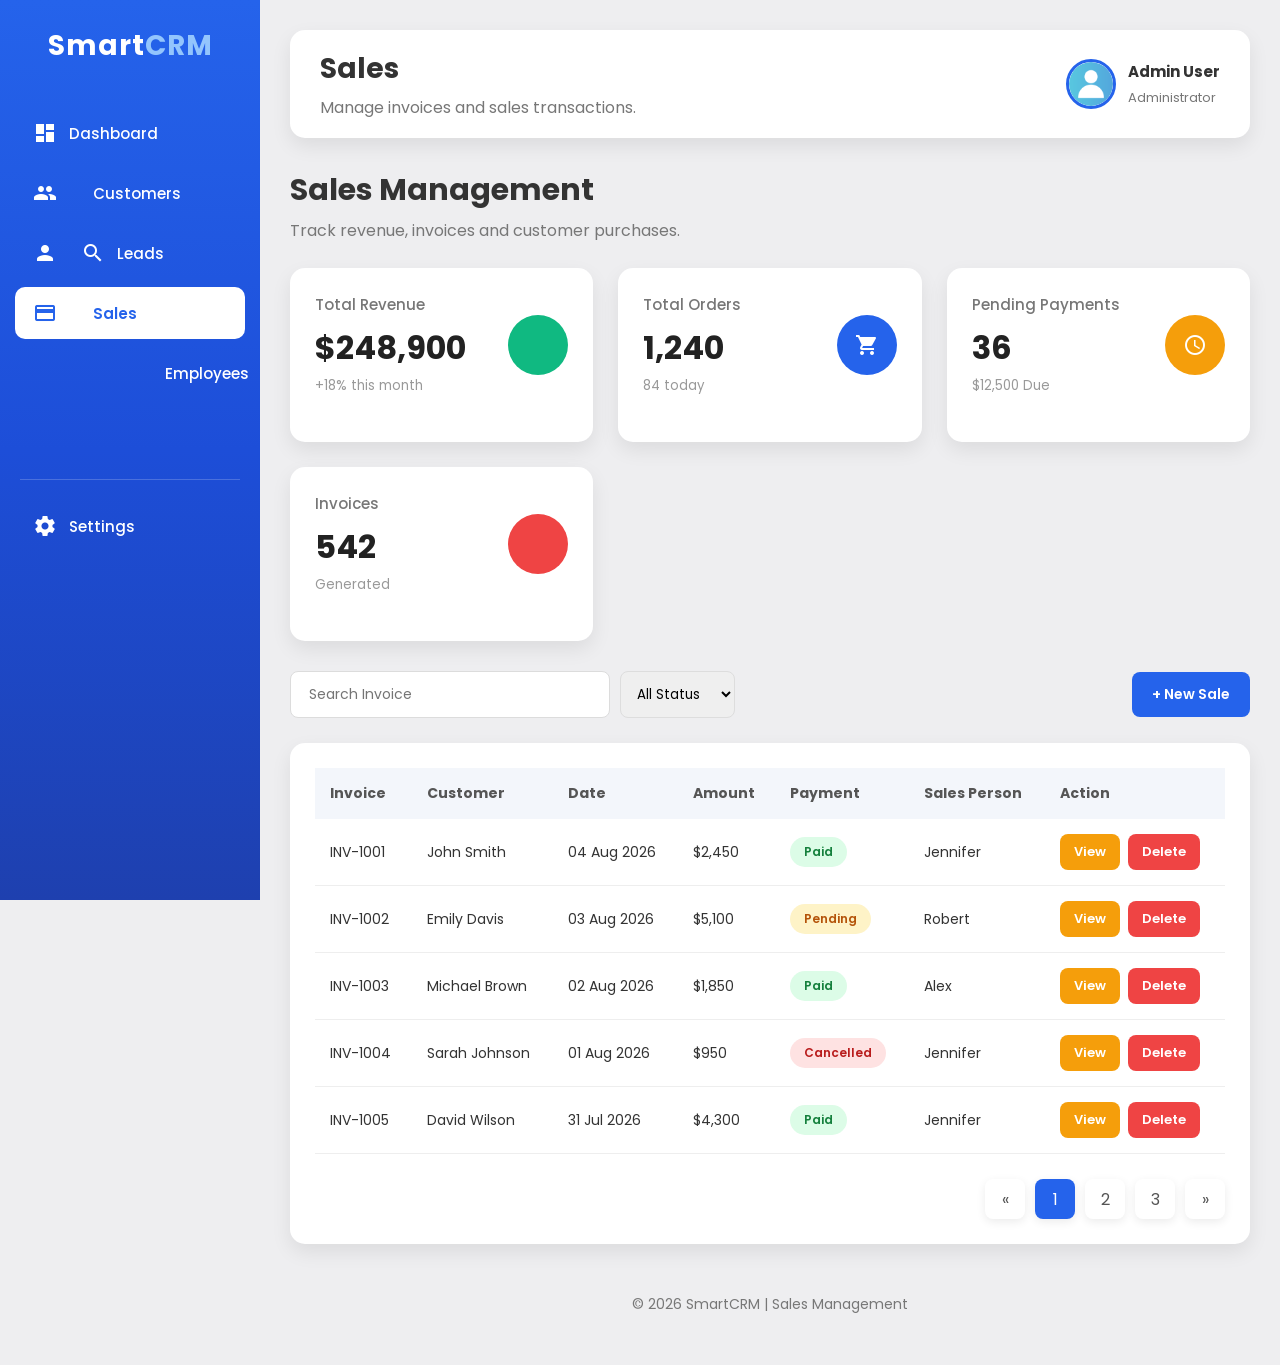
<file: sales.html>
<!DOCTYPE html>
<html lang="en">

<head>
    <meta charset="UTF-8">
    <meta name="viewport" content="width=device-width, initial-scale=1.0">
    <title>Sales | SmartCRM</title>

    <link href="https://fonts.googleapis.com/icon?family=Material+Icons" rel="stylesheet">
    <link rel="stylesheet" href="style.css">

</head>

<body>

<div class="container">

    <!-- =======================
            SIDEBAR
    ======================== -->

    <aside class="sidebar">

        <div class="logo">
            <h2>Smart<span>CRM</span></h2>
        </div>

        <ul>

            <li>
                <a href="index.html">
                    <span class="material-icons">dashboard</span>
                    Dashboard
                </a>
            </li>

            <li>
                <a href="customers.html">
                    <span class="material-icons">groups</span>
                    Customers
                </a>
            </li>

            <li>
                <a href="leads.html">
                    <span class="material-icons">person_search</span>
                    Leads
                </a>
            </li>

            <li class="active">
                <a href="sales.html">
                    <span class="material-icons">payments</span>
                    Sales
                </a>
            </li>

            <li>
                <a href="employees.html">
                    <span class="material-icons">badge</span>
                    Employees
                </a>
            </li>

            <li>
                <a href="reports.html">
                    <span class="material-icons">bar_chart</span>
                    Reports
                </a>
            </li>

            <hr>

            <li>
                <a href="settings.html">
                    <span class="material-icons">settings</span>
                    Settings
                </a>
            </li>

        </ul>

    </aside>

    <!-- =======================
            CONTENT
    ======================== -->

    <main class="content">

        <div class="topbar">

            <div>

                <h1>Sales</h1>

                <p>Manage invoices and sales transactions.</p>

            </div>

            <div class="profile">

                <img src="profile.png" alt="Profile">

                <div>

                    <h4>Admin User</h4>

                    <p>Administrator</p>

                </div>

            </div>

        </div>

        <div class="page-title">

            <h2>Sales Management</h2>

            <p>Track revenue, invoices and customer purchases.</p>

        </div>


        <div class="card-container">

            <div class="card">

                <div class="card-header">

                    <div>

                        <h3>Total Revenue</h3>

                        <h2>$248,900</h2>

                        <small>+18% this month</small>

                    </div>

                    <div class="card-icon green">

                        <span class="material-icons">paid</span>

                    </div>

                </div>

            </div>

            <div class="card">

                <div class="card-header">

                    <div>

                        <h3>Total Orders</h3>

                        <h2>1,240</h2>

                        <small>84 today</small>

                    </div>

                    <div class="card-icon blue">

                        <span class="material-icons">shopping_cart</span>

                    </div>

                </div>

            </div>

            <div class="card">

                <div class="card-header">

                    <div>

                        <h3>Pending Payments</h3>

                        <h2>36</h2>

                        <small>$12,500 Due</small>

                    </div>

                    <div class="card-icon orange">

                        <span class="material-icons">schedule</span>

                    </div>

                </div>

            </div>

            <div class="card">

                <div class="card-header">

                    <div>

                        <h3>Invoices</h3>

                        <h2>542</h2>

                        <small>Generated</small>

                    </div>

                    <div class="card-icon red">

                        <span class="material-icons">receipt_long</span>

                    </div>

                </div>

            </div>

        </div>


        <div class="toolbar">

            <div class="search-bar">

                <input type="text" placeholder="Search Invoice">

                <select>

                    <option>All Status</option>
                    <option>Paid</option>
                    <option>Pending</option>
                    <option>Cancelled</option>

                </select>

            </div>

            <a href="#" class="btn btn-primary">

                + New Sale

            </a>

        </div>

        <div class="table-container">

            <table>

                <thead>

                    <tr>

                        <th>Invoice</th>
                        <th>Customer</th>
                        <th>Date</th>
                        <th>Amount</th>
                        <th>Payment</th>
                        <th>Sales Person</th>
                        <th>Action</th>

                    </tr>

                </thead>

                <tbody>

                    <tr>

                        <td>INV-1001</td>
                        <td>John Smith</td>
                        <td>04 Aug 2026</td>
                        <td>$2,450</td>

                        <td>

                            <span class="status active-status">

                                Paid

                            </span>

                        </td>

                        <td>Jennifer</td>

                        <td>

                            <div class="action-group">

                                <a href="#" class="btn btn-warning">View</a>

                                <a href="#" class="btn btn-danger">Delete</a>

                            </div>

                        </td>

                    </tr>

                    <tr>

                        <td>INV-1002</td>
                        <td>Emily Davis</td>
                        <td>03 Aug 2026</td>
                        <td>$5,100</td>

                        <td>

                            <span class="status pending-status">

                                Pending

                            </span>

                        </td>

                        <td>Robert</td>

                        <td>

                            <div class="action-group">

                                <a href="#" class="btn btn-warning">View</a>

                                <a href="#" class="btn btn-danger">Delete</a>

                            </div>

                        </td>

                    </tr>

                    <tr>

                        <td>INV-1003</td>
                        <td>Michael Brown</td>
                        <td>02 Aug 2026</td>
                        <td>$1,850</td>

                        <td>

                            <span class="status active-status">

                                Paid

                            </span>

                        </td>

                        <td>Alex</td>

                        <td>

                            <div class="action-group">

                                <a href="#" class="btn btn-warning">View</a>

                                <a href="#" class="btn btn-danger">Delete</a>

                            </div>

                        </td>

                    </tr>

                    <tr>

                        <td>INV-1004</td>
                        <td>Sarah Johnson</td>
                        <td>01 Aug 2026</td>
                        <td>$950</td>

                        <td>

                            <span class="status inactive-status">

                                Cancelled

                            </span>

                        </td>

                        <td>Jennifer</td>

                        <td>

                            <div class="action-group">

                                <a href="#" class="btn btn-warning">View</a>

                                <a href="#" class="btn btn-danger">Delete</a>

                            </div>

                        </td>

                    </tr>

                    <tr>

                        <td>INV-1005</td>
                        <td>David Wilson</td>
                        <td>31 Jul 2026</td>
                        <td>$4,300</td>

                        <td>

                            <span class="status active-status">

                                Paid

                            </span>

                        </td>

                        <td>Jennifer</td>

                        <td>

                            <div class="action-group">

                                <a href="#" class="btn btn-warning">View</a>

                                <a href="#" class="btn btn-danger">Delete</a>

                            </div>

                        </td>

                    </tr>

                </tbody>

            </table>

            <div class="pagination">

                <a href="#">«</a>
                <a href="#" class="active">1</a>
                <a href="#">2</a>
                <a href="#">3</a>
                <a href="#">»</a>

            </div>

        </div>

        <div class="footer">

            © 2026 SmartCRM | Sales Management

        </div>

    </main>

</div>

</body>

</html>
</file>
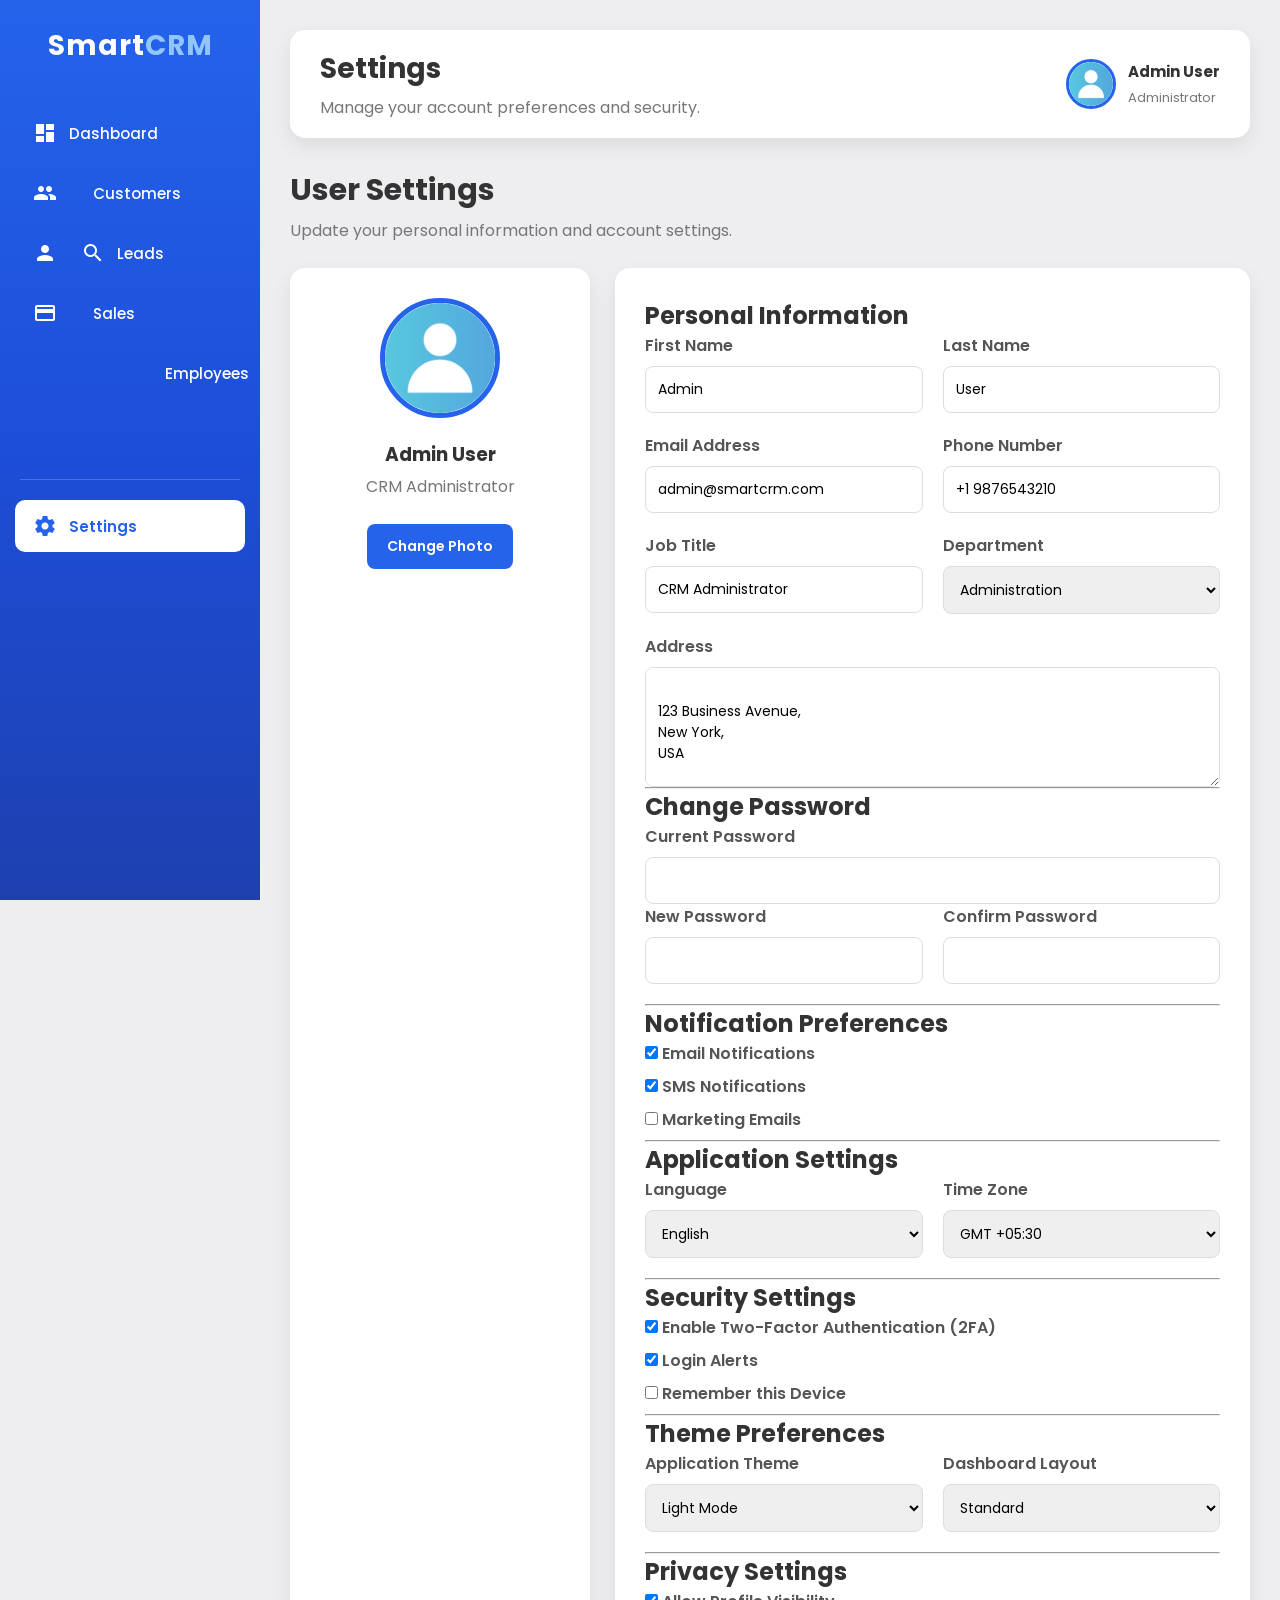
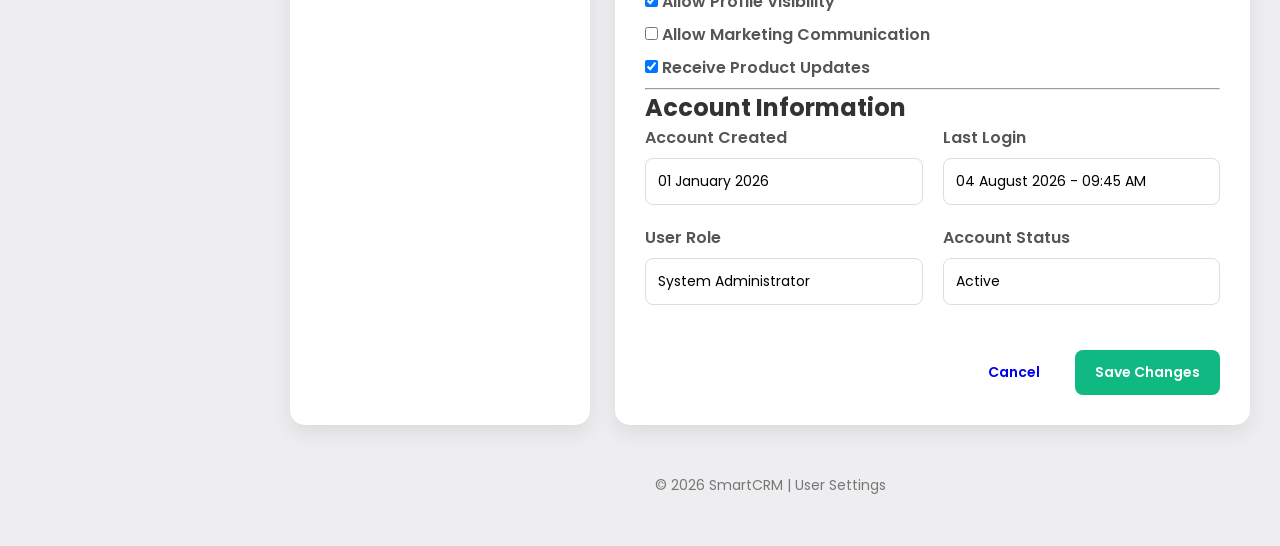
<file: settings.html>
<!DOCTYPE html>
<html lang="en">

<head>

<meta charset="UTF-8">
<meta name="viewport" content="width=device-width, initial-scale=1.0">

<title>Settings | SmartCRM</title>

<link href="https://fonts.googleapis.com/icon?family=Material+Icons" rel="stylesheet">
<link rel="stylesheet" href="style.css">

</head>

<body>

<div class="container">


<aside class="sidebar">

    <div class="logo">
        <h2>Smart<span>CRM</span></h2>
    </div>

    <ul>

        <li>
            <a href="index.html">
                <span class="material-icons">dashboard</span>
                Dashboard
            </a>
        </li>

        <li>
            <a href="customers.html">
                <span class="material-icons">groups</span>
                Customers
            </a>
        </li>

        <li>
            <a href="leads.html">
                <span class="material-icons">person_search</span>
                Leads
            </a>
        </li>

        <li>
            <a href="sales.html">
                <span class="material-icons">payments</span>
                Sales
            </a>
        </li>

        <li>
            <a href="employees.html">
                <span class="material-icons">badge</span>
                Employees
            </a>
        </li>

        <li>
            <a href="reports.html">
                <span class="material-icons">bar_chart</span>
                Reports
            </a>
        </li>

        <hr>

        <li class="active">
            <a href="settings.html">
                <span class="material-icons">settings</span>
                Settings
            </a>
        </li>

    </ul>

</aside>



<main class="content">

<div class="topbar">

    <div>

        <h1>Settings</h1>

        <p>Manage your account preferences and security.</p>

    </div>

    <div class="profile">

        <img src="profile.png" alt="Profile">

        <div>

            <h4>Admin User</h4>

            <p>Administrator</p>

        </div>

    </div>

</div>

<div class="page-title">

    <h2>User Settings</h2>

    <p>Update your personal information and account settings.</p>

</div>

<div class="settings-grid">


<div class="profile-card">

    <img src="profile.png" alt="Profile">

    <h3>Admin User</h3>

    <p>CRM Administrator</p>

    <br>

    <a href="#" class="btn btn-primary">

        Change Photo

    </a>

</div>


<div class="form-card">

<h2>Personal Information</h2>

<div class="form-row">

<div class="form-group">

<label>First Name</label>

<input type="text" value="Admin">

</div>

<div class="form-group">

<label>Last Name</label>

<input type="text" value="User">

</div>

</div>

<div class="form-row">

<div class="form-group">

<label>Email Address</label>

<input type="email" value="admin@smartcrm.com">

</div>

<div class="form-group">

<label>Phone Number</label>

<input type="text" value="+1 9876543210">

</div>

</div>

<div class="form-row">

<div class="form-group">

<label>Job Title</label>

<input type="text" value="CRM Administrator">

</div>

<div class="form-group">

<label>Department</label>

<select>

<option>Administration</option>
<option>Sales</option>
<option>Marketing</option>
<option>Finance</option>

</select>

</div>

</div>

<div class="form-group">

<label>Address</label>

<textarea rows="4">

123 Business Avenue,
New York,
USA

</textarea>

</div>

<hr>

<h2>Change Password</h2>

<div class="form-group">

<label>Current Password</label>

<input type="password">

</div>

<div class="form-row">

<div class="form-group">

<label>New Password</label>

<input type="password">

</div>

<div class="form-group">

<label>Confirm Password</label>

<input type="password">

</div>

</div>

<hr>

<h2>Notification Preferences</h2>

<div class="form-group">

<label>

<input type="checkbox" checked>

Email Notifications

</label>

</div>

<div class="form-group">

<label>

<input type="checkbox" checked>

SMS Notifications

</label>

</div>

<div class="form-group">

<label>

<input type="checkbox">

Marketing Emails

</label>

</div>

<hr>

<h2>Application Settings</h2>

<div class="form-row">

<div class="form-group">

<label>Language</label>

<select>

<option>English</option>
<option>French</option>
<option>German</option>

</select>

</div>

<div class="form-group">

<label>Time Zone</label>

<select>

<option>GMT +05:30</option>
<option>GMT</option>
<option>GMT +01:00</option>

</select>

</div>

</div>

<hr>

<h2>Security Settings</h2>

<div class="form-group">

    <label>

        <input type="checkbox" checked>

        Enable Two-Factor Authentication (2FA)

    </label>

</div>

<div class="form-group">

    <label>

        <input type="checkbox" checked>

        Login Alerts

    </label>

</div>

<div class="form-group">

    <label>

        <input type="checkbox">

        Remember this Device

    </label>

</div>

<hr>

<h2>Theme Preferences</h2>

<div class="form-row">

    <div class="form-group">

        <label>Application Theme</label>

        <select>

            <option selected>Light Mode</option>
            <option>Dark Mode</option>
            <option>System Default</option>

        </select>

    </div>

    <div class="form-group">

        <label>Dashboard Layout</label>

        <select>

            <option selected>Standard</option>
            <option>Compact</option>
            <option>Wide</option>

        </select>

    </div>

</div>

<hr>

<h2>Privacy Settings</h2>

<div class="form-group">

    <label>

        <input type="checkbox" checked>

        Allow Profile Visibility

    </label>

</div>

<div class="form-group">

    <label>

        <input type="checkbox">

        Allow Marketing Communication

    </label>

</div>

<div class="form-group">

    <label>

        <input type="checkbox" checked>

        Receive Product Updates

    </label>

</div>

<hr>

<h2>Account Information</h2>

<div class="form-row">

    <div class="form-group">

        <label>Account Created</label>

        <input type="text" value="01 January 2026" readonly>

    </div>

    <div class="form-group">

        <label>Last Login</label>

        <input type="text" value="04 August 2026 - 09:45 AM" readonly>

    </div>

</div>

<div class="form-row">

    <div class="form-group">

        <label>User Role</label>

        <input type="text" value="System Administrator" readonly>

    </div>

    <div class="form-group">

        <label>Account Status</label>

        <input type="text" value="Active" readonly>

    </div>

</div>

<br>

<div style="display:flex;gap:15px;justify-content:flex-end;">

    <a href="#" class="btn btn-secondary">

        Cancel

    </a>

    <a href="#" class="btn btn-success">

        Save Changes

    </a>

</div>

</div>

</div>

<div class="footer">

    © 2026 SmartCRM | User Settings

</div>

</main>

</div>

</body>

</html>
</file>
<file: style.css>
@import url('https://fonts.googleapis.com/css2?family=Poppins:wght@300;400;500;600;700;800&display=swap');


*{
    margin:0;
    padding:0;
    box-sizing:border-box;
    font-family:'Poppins',sans-serif;
}

body{
    background:#eeeef0;
    color:#333;
}



.container{
    display:flex;
    min-height:100vh;
}


.sidebar{
    width:260px;
    background:linear-gradient(180deg,#2563eb,#1d4ed8,#1e40af);
    color:#fff;
    position:fixed;
    left:0;
    top:0;
    bottom:0;
    padding:25px 0;
    overflow-y:auto;
}

.logo{
    text-align:center;
    margin-bottom:40px;
}

.logo h2{
    font-size:28px;
    font-weight:700;
    letter-spacing:1px;
}

.logo span{
    color:#93c5fd;
}

.sidebar ul{
    list-style:none;
}

.sidebar ul li{
    margin:8px 15px;
}

.sidebar ul li a{
    text-decoration:none;
    color:#fff;
    display:flex;
    align-items:center;
    gap:12px;
    padding:14px 18px;
    border-radius:10px;
    transition:.3s;
    font-size:15px;
    font-weight:500;
}

.sidebar ul li a:hover{
    background:rgba(255,255,255,.18);
}

.sidebar ul li.active a{
    background:#fff;
    color:#2563eb;
    font-weight:600;
}

.sidebar hr{
    border:none;
    border-top:1px solid rgba(255,255,255,.2);
    margin:20px;
}



.content{
    margin-left:260px;
    width:calc(100% - 260px);
    padding:30px;
}



.topbar{
    background:#fff;
    border-radius:15px;
    padding:18px 30px;
    display:flex;
    justify-content:space-between;
    align-items:center;
    box-shadow:0 8px 20px rgba(0,0,0,.08);
    margin-bottom:30px;
}

.topbar h1{
    font-size:28px;
    font-weight:700;
}

.topbar p{
    color:#777;
    margin-top:5px;
}

.header-right{
    display:flex;
    align-items:center;
    gap:25px;
}

/* Search Box */

.search-box{
    position:relative;
}

.search-box input{
    width:280px;
    padding:12px 18px;
    border:1px solid #ddd;
    border-radius:30px;
    outline:none;
    transition:.3s;
}

.search-box input:focus{
    border-color:#2563eb;
}

/* Notification */

.notification{
    width:45px;
    height:45px;
    background:#eef4ff;
    border-radius:50%;
    display:flex;
    justify-content:center;
    align-items:center;
    font-size:20px;
    cursor:pointer;
    position:relative;
}

.notification::after{
    content:"3";
    position:absolute;
    top:-5px;
    right:-5px;
    width:18px;
    height:18px;
    background:red;
    color:#fff;
    border-radius:50%;
    font-size:11px;
    display:flex;
    justify-content:center;
    align-items:center;
}

/* User Profile */

.profile{
    display:flex;
    align-items:center;
    gap:12px;
}

.profile img{
    width:50px;
    height:50px;
    border-radius:50%;
    object-fit:cover;
    border:3px solid #2563eb;
}

.profile h4{
    font-size:15px;
}

.profile p{
    font-size:13px;
    color:#777;
}



.page-title{
    margin-bottom:25px;
}

.page-title h2{
    font-size:30px;
    margin-bottom:5px;
}

.page-title p{
    color:#777;
}

.card-container{
    display:grid;
    grid-template-columns:repeat(auto-fit,minmax(230px,1fr));
    gap:25px;
    margin-bottom:30px;
}

.card{
    background:#fff;
    border-radius:15px;
    padding:25px;
    box-shadow:0 8px 20px rgba(0,0,0,.08);
    transition:.3s;
    cursor:pointer;
}

.card:hover{
    transform:translateY(-6px);
    box-shadow:0 15px 30px rgba(0,0,0,.15);
}

.card-header{
    display:flex;
    justify-content:space-between;
    align-items:center;
    margin-bottom:20px;
}

.card-icon{
    width:60px;
    height:60px;
    border-radius:50%;
    display:flex;
    justify-content:center;
    align-items:center;
    font-size:28px;
    color:#fff;
}

.blue{
    background:#2563eb;
}

.green{
    background:#10b981;
}

.orange{
    background:#f59e0b;
}

.red{
    background:#ef4444;
}

.card h3{
    font-size:15px;
    color:#777;
    font-weight:500;
}

.card h2{
    font-size:32px;
    margin-top:8px;
    color:#222;
}

.card small{
    color:#999;
}


.grid-layout{
    display:grid;
    grid-template-columns:2fr 1fr;
    gap:25px;
    margin-bottom:30px;
}



.panel{
    background:#fff;
    border-radius:15px;
    padding:25px;
    box-shadow:0 8px 20px rgba(0,0,0,.08);
}

.panel-header{
    display:flex;
    justify-content:space-between;
    align-items:center;
    margin-bottom:20px;
}

.panel-header h3{
    font-size:20px;
}

.panel-header a{
    text-decoration:none;
    color:#2563eb;
    font-weight:600;
}


table{
    width:100%;
    border-collapse:collapse;
}

table thead{
    background:#f3f6fb;
}

table th{
    text-align:left;
    padding:15px;
    font-size:14px;
    color:#555;
}

table td{
    padding:15px;
    border-bottom:1px solid #eee;
    font-size:14px;
}

table tr:hover{
    background:#f8fbff;
}


.status{
    padding:6px 14px;
    border-radius:20px;
    font-size:12px;
    font-weight:600;
    display:inline-block;
}

.active-status{
    background:#dcfce7;
    color:#15803d;
}

.pending-status{
    background:#fef3c7;
    color:#b45309;
}

.inactive-status{
    background:#fee2e2;
    color:#b91c1c;
}

.converted-status{
    background:#dbeafe;
    color:#1d4ed8;
}



.action-buttons{
    display:grid;
    grid-template-columns:1fr 1fr;
    gap:15px;
}

.action-btn{
    background:#2563eb;
    color:#fff;
    text-decoration:none;
    padding:14px;
    text-align:center;
    border-radius:10px;
    transition:.3s;
    font-weight:500;
}

.action-btn:hover{
    background:#1d4ed8;
}


.activity-list{
    list-style:none;
}

.activity-list li{
    display:flex;
    justify-content:space-between;
    padding:15px 0;
    border-bottom:1px solid #eee;
}

.activity-list li:last-child{
    border-bottom:none;
}

.activity-text h4{
    font-size:15px;
}

.activity-text p{
    font-size:13px;
    color:#888;
}

.activity-time{
    color:#999;
    font-size:13px;
}



.progress{
    width:100%;
    height:8px;
    background:#e5e7eb;
    border-radius:20px;
    overflow:hidden;
    margin-top:8px;
}

.progress div{
    height:100%;
    background:#2563eb;
}



.chart-box{
    height:300px;
    background:linear-gradient(135deg,#eff6ff,#dbeafe);
    border-radius:15px;
    display:flex;
    justify-content:center;
    align-items:center;
    color:#2563eb;
    font-size:24px;
    font-weight:600;
}


.toolbar{
    display:flex;
    justify-content:space-between;
    align-items:center;
    flex-wrap:wrap;
    gap:15px;
    margin-bottom:25px;
}

.search-bar{
    display:flex;
    align-items:center;
    gap:10px;
}

.search-bar input{
    width:320px;
    padding:12px 18px;
    border:1px solid #dcdcdc;
    border-radius:8px;
    outline:none;
    transition:0.3s;
    font-size:14px;
}

.search-bar input:focus{
    border-color:#2563eb;
    box-shadow:0 0 8px rgba(37,99,235,.2);
}

.search-bar select{
    padding:12px;
    border:1px solid #ddd;
    border-radius:8px;
    outline:none;
    cursor:pointer;
}



.btn{
    border:none;
    outline:none;
    cursor:pointer;
    padding:12px 20px;
    border-radius:8px;
    font-size:14px;
    font-weight:600;
    transition:.3s;
    text-decoration:none;
    display:inline-block;
}

.btn-primary{
    background:#2563eb;
    color:#fff;
}

.btn-primary:hover{
    background:#1d4ed8;
}

.btn-success{
    background:#10b981;
    color:#fff;
}

.btn-success:hover{
    background:#059669;
}

.btn-warning{
    background:#f59e0b;
    color:#fff;
}

.btn-warning:hover{
    background:#d97706;
}

.btn-danger{
    background:#ef4444;
    color:#fff;
}

.btn-danger:hover{
    background:#dc2626;
}

.btn-light{
    background:#eef2ff;
    color:#2563eb;
}

.btn-light:hover{
    background:#dbeafe;
}



.table-container{
    background:#fff;
    border-radius:15px;
    padding:25px;
    box-shadow:0 8px 20px rgba(0,0,0,.08);
    overflow-x:auto;
}



.action-group{
    display:flex;
    gap:8px;
}

.action-group .btn{
    padding:8px 14px;
    font-size:13px;
}


.pagination{
    margin-top:25px;
    display:flex;
    justify-content:flex-end;
    gap:10px;
}

.pagination a{
    width:40px;
    height:40px;
    border-radius:8px;
    display:flex;
    justify-content:center;
    align-items:center;
    text-decoration:none;
    background:#fff;
    color:#555;
    box-shadow:0 3px 10px rgba(0,0,0,.08);
    transition:.3s;
}

.pagination a:hover{
    background:#2563eb;
    color:#fff;
}

.pagination .active{
    background:#2563eb;
    color:#fff;
}


.form-card{
    background:#fff;
    border-radius:15px;
    padding:30px;
    box-shadow:0 8px 20px rgba(0,0,0,.08);
}

.form-row{
    display:grid;
    grid-template-columns:repeat(auto-fit,minmax(250px,1fr));
    gap:20px;
    margin-bottom:20px;
}

.form-group{
    display:flex;
    flex-direction:column;
}

.form-group label{
    margin-bottom:8px;
    font-weight:600;
    color:#555;
}

.form-group input,
.form-group select,
.form-group textarea{
    padding:12px;
    border:1px solid #ddd;
    border-radius:8px;
    outline:none;
    transition:.3s;
    font-size:14px;
}

.form-group textarea{
    resize:vertical;
    min-height:120px;
}

.form-group input:focus,
.form-group select:focus,
.form-group textarea:focus{
    border-color:#2563eb;
    box-shadow:0 0 8px rgba(37,99,235,.15);
}



.profile-card{
    background:#fff;
    border-radius:15px;
    padding:30px;
    text-align:center;
    box-shadow:0 8px 20px rgba(0,0,0,.08);
}

.profile-card img{
    width:120px;
    height:120px;
    border-radius:50%;
    border:5px solid #2563eb;
    margin-bottom:15px;
}

.profile-card h3{
    margin-bottom:5px;
}

.profile-card p{
    color:#777;
}


.settings-grid{
    display:grid;
    grid-template-columns:300px 1fr;
    gap:25px;
}

.footer{
    margin-top:30px;
    text-align:center;
    color:#777;
    font-size:14px;
    padding:20px;
}



.badge{
    display:inline-block;
    padding:5px 12px;
    border-radius:20px;
    font-size:12px;
    font-weight:600;
}

.badge-blue{
    background:#dbeafe;
    color:#1d4ed8;
}

.badge-green{
    background:#dcfce7;
    color:#15803d;
}

.badge-red{
    background:#fee2e2;
    color:#b91c1c;
}

.badge-orange{
    background:#ffedd5;
    color:#c2410c;
}


.panel,
.table-container,
.form-card,
.profile-card{
    transition:.3s ease;
}

.panel:hover,
.table-container:hover,
.form-card:hover,
.profile-card:hover{
    transform:translateY(-4px);
    box-shadow:0 15px 35px rgba(0,0,0,.12);
}



::-webkit-scrollbar{
    width:8px;
}

::-webkit-scrollbar-track{
    background:#eef2f7;
}

::-webkit-scrollbar-thumb{
    background:#2563eb;
    border-radius:10px;
}

::-webkit-scrollbar-thumb:hover{
    background:#1d4ed8;
}



.text-center{
    text-align:center;
}

.text-right{
    text-align:right;
}

.mt-10{margin-top:10px;}
.mt-20{margin-top:20px;}
.mt-30{margin-top:30px;}

.mb-10{margin-bottom:10px;}
.mb-20{margin-bottom:20px;}
.mb-30{margin-bottom:30px;}

.w-100{
    width:100%;
}

.shadow{
    box-shadow:0 8px 20px rgba(0,0,0,.08);
}

.rounded{
    border-radius:15px;
}


@media(max-width:1100px){

    .grid-layout{
        grid-template-columns:1fr;
    }

    .settings-grid{
        grid-template-columns:1fr;
    }

    .search-box input{
        width:220px;
    }
}

@media(max-width:900px){

    .sidebar{
        width:220px;
    }

    .content{
        margin-left:220px;
        width:calc(100% - 220px);
    }

    .card-container{
        grid-template-columns:repeat(2,1fr);
    }

    .toolbar{
        flex-direction:column;
        align-items:flex-start;
    }
}

@media(max-width:768px){

    .sidebar{
        position:relative;
        width:100%;
        height:auto;
    }

    .container{
        flex-direction:column;
    }

    .content{
        margin-left:0;
        width:100%;
        padding:20px;
    }

    .topbar{
        flex-direction:column;
        align-items:flex-start;
        gap:20px;
    }

    .header-right{
        width:100%;
        justify-content:space-between;
    }

    .search-box input,
    .search-bar input{
        width:100%;
    }

    .card-container{
        grid-template-columns:1fr;
    }

    .form-row{
        grid-template-columns:1fr;
    }
}

@media(max-width:500px){

    .profile{
        flex-direction:column;
        text-align:center;
    }

    .logo h2{
        font-size:24px;
    }

    .topbar h1{
        font-size:22px;
    }

    .page-title h2{
        font-size:24px;
    }

    table{
        min-width:700px;
    }
}
.chart-box{
    background:#fff;
    border-radius:12px;
    padding:20px;
    box-shadow:0 4px 12px rgba(0,0,0,.08);
    margin-top:20px;
    text-align:center;
}


.chart-image{
    width: fit-content;
    max-height:fit-content;
    object-fit:contain;
    border-radius:10px;
}
</file>
